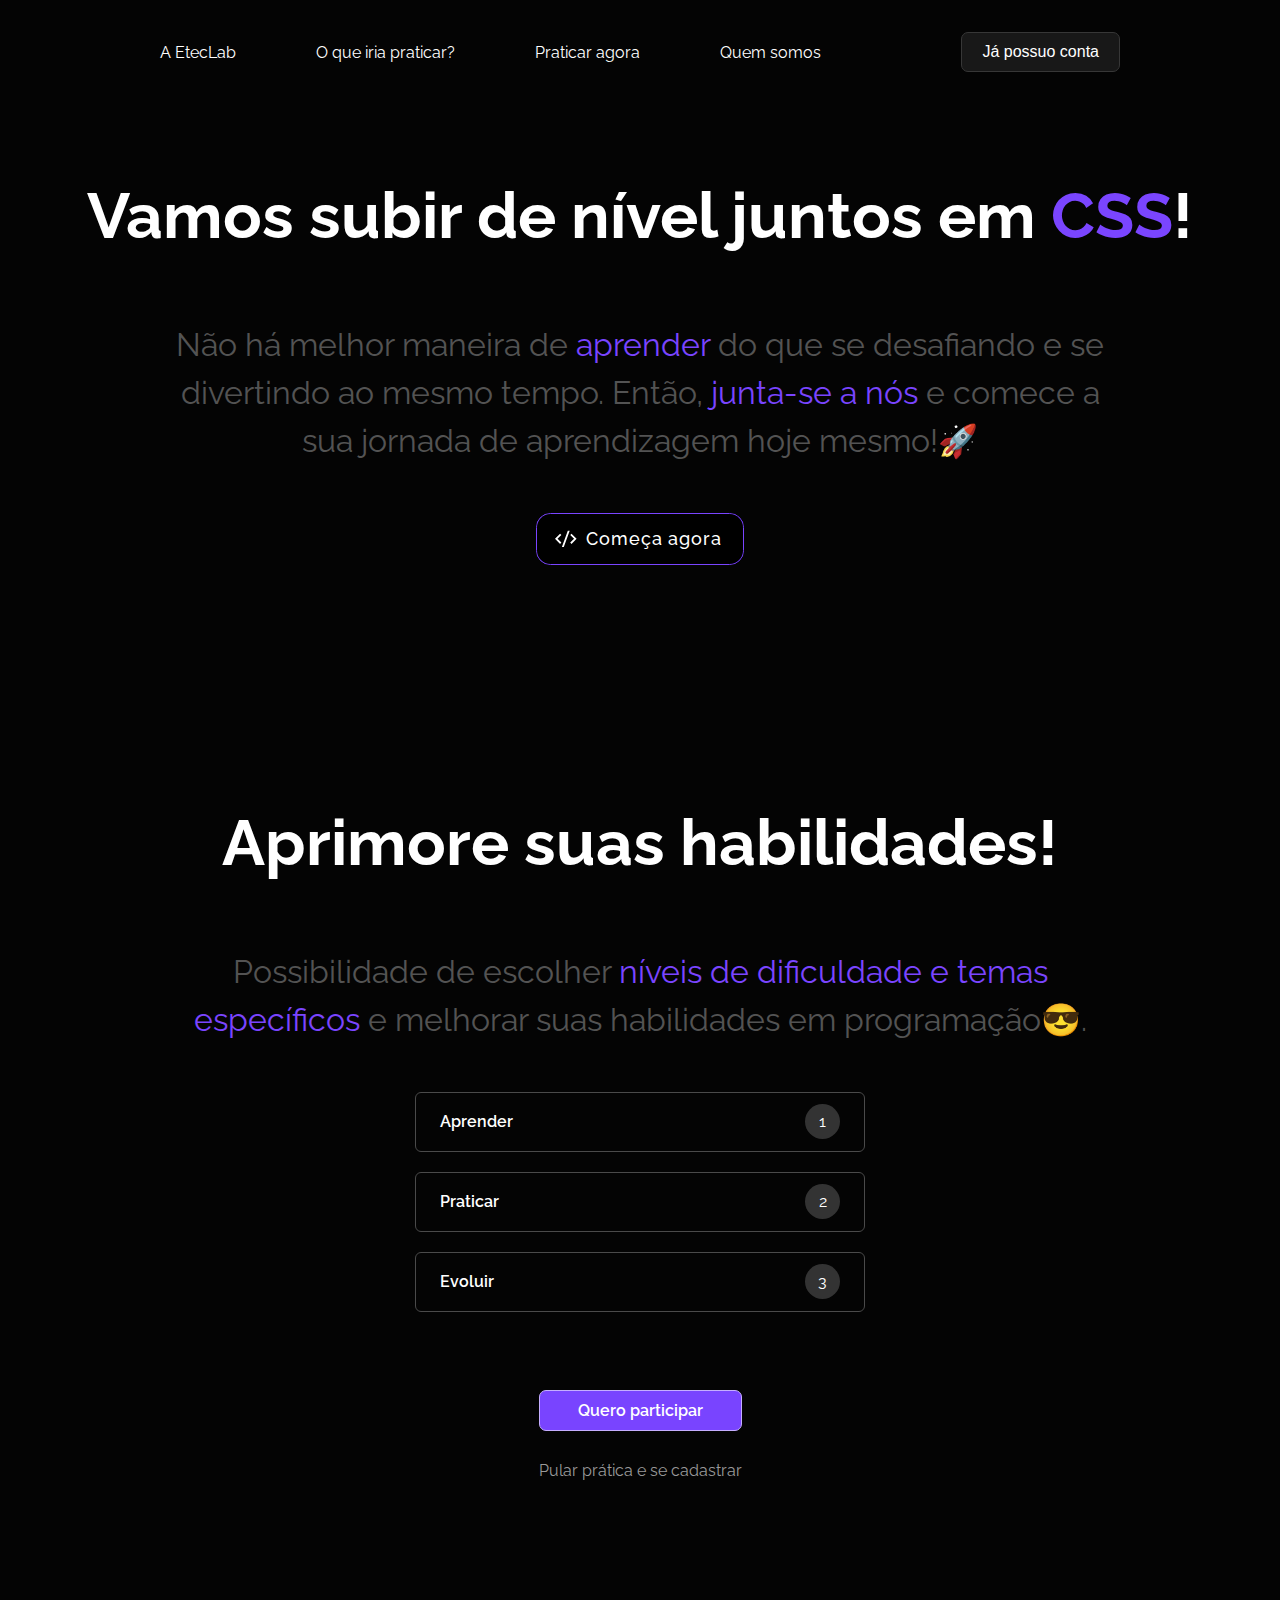
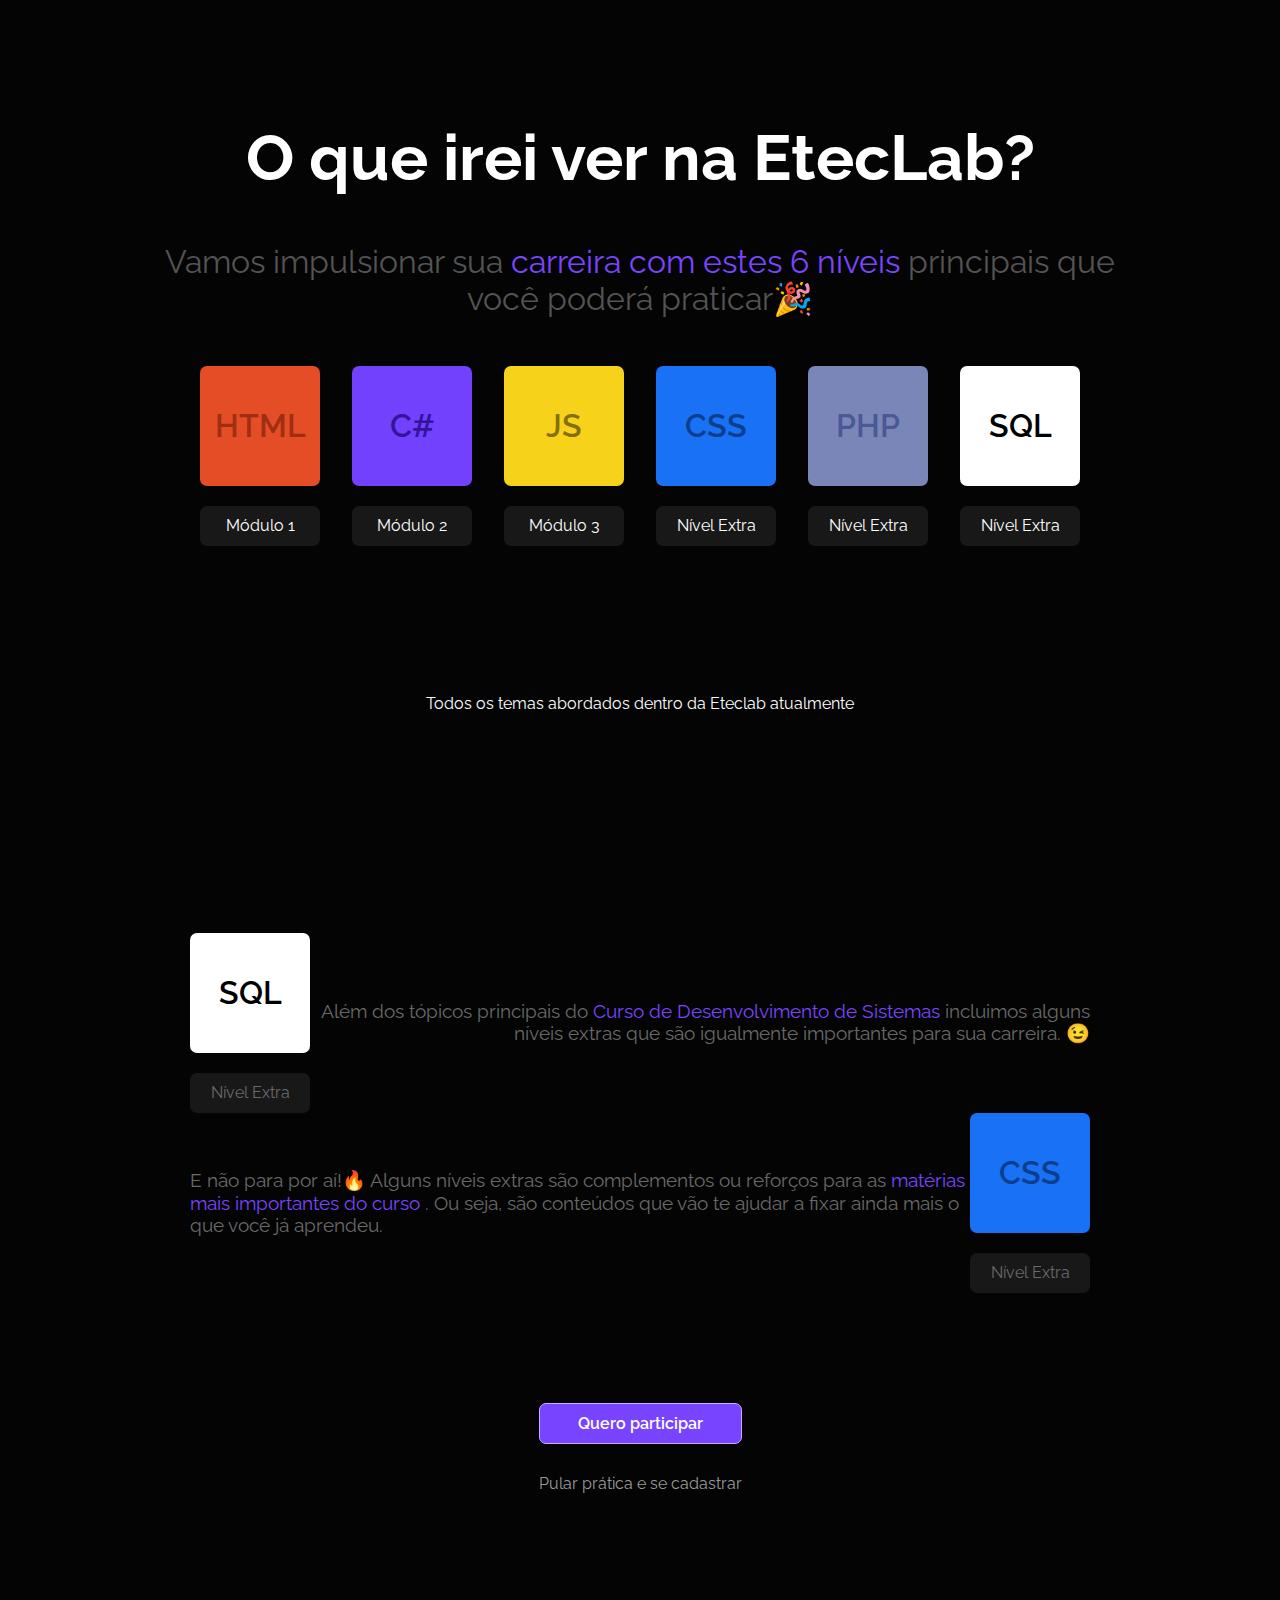
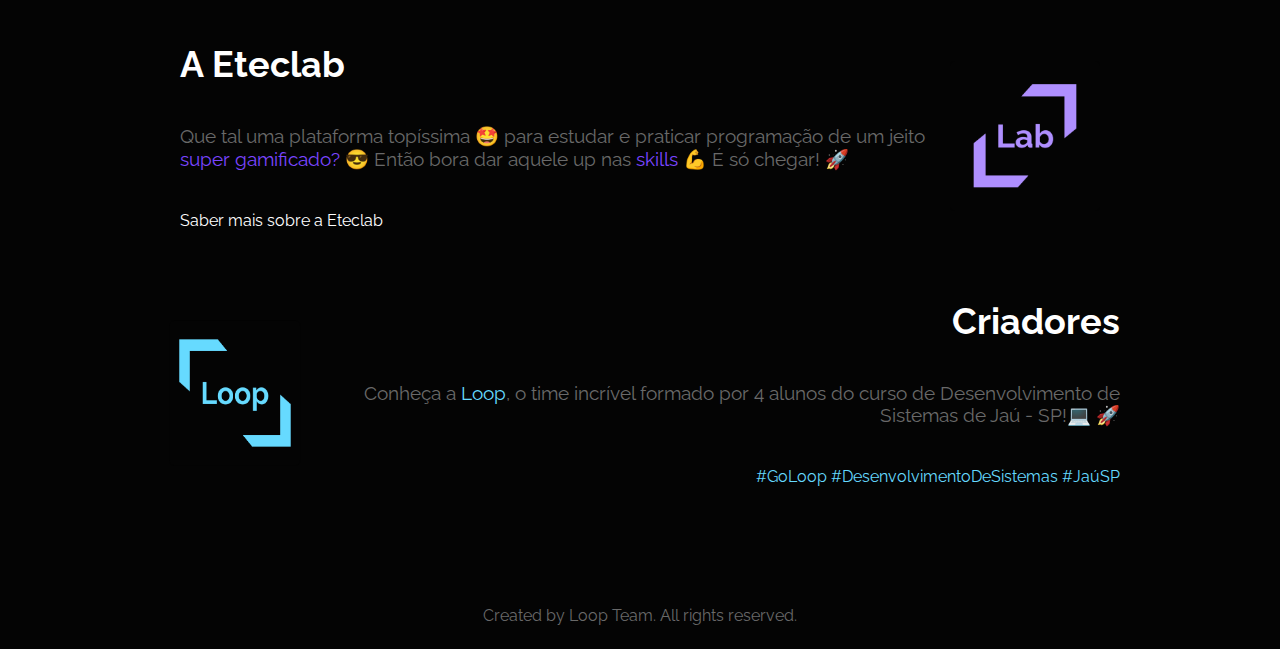
<file: index.html>
<!DOCTYPE html>
<html lang="pt_BR">
  <head>
    <meta charset="UTF-8" />
    <meta http-equiv="X-UA-Compatible" content="IE=edge" />
    <meta name="viewport" content="width=device-width, initial-scale=1.0" />
    <link rel="stylesheet" href="style.css" />
    <link rel="stylesheet" href="tablet.css" />
    <link rel="stylesheet" href="mobile.css" />
    <link rel="stylesheet" href="./menu-responsivo/menu.css" />
    <title>Inicio EtecLab</title>
  </head>
  <body>
    <header>
      <nav>
        <div class="mobile-menu">
          <div class="line1"></div>
          <div class="line2"></div>
          <div class="line3"></div>
        </div>
        <ul class="nav-list">
          <a href="#eteclab"> <li>A EtecLab</li> </a>
          <a href="#que_praticar"> <li>O que iria praticar?</li> </a>
          <a href="#praticar"> <li>Praticar agora</li> </a>
          <a href="#quem_somos"> <li>Quem somos</li> </a>
          <a href="src/Autenticacao/login.html">
            <li>
              <button class="btn-nav-abrir-conta btn-close">
                Já possuo conta
              </button>
            </li>
          </a>
        </ul>
      </nav>
      <a href="src/Autenticacao/login.html">
        <button class="btn-nav-abrir-conta">Já possuo conta</button>
      </a>
    </header>
    <main>
      <!-- Primeira parte -->
      <section id="eteclab">
        <h1 class="section-h1">
          Vamos subir de nível juntos em <span>CSS</span>!
        </h1>
        <p class="section-p">
          Não há melhor maneira de <span>aprender</span> do que se desafiando e
          se divertindo ao mesmo tempo. Então, <span>junta-se a nós</span> e
          comece a sua jornada de aprendizagem hoje mesmo!🚀
        </p>

        <button class="cssbuttons-io c-button__primary">
          <a href="src/Tutorial/inicio.html">
            <span>
              <svg xmlns="http://www.w3.org/2000/svg" viewBox="0 0 24 24">
                <path fill="none" d="M0 0h24v24H0z"></path>
                <path
                  fill="currentColor"
                  d="M24 12l-5.657 5.657-1.414-1.414L21.172 12l-4.243-4.243 1.414-1.414L24 12zM2.828 12l4.243 4.243-1.414 1.414L0 12l5.657-5.657L7.07 7.757 2.828 12zm6.96 9H7.66l6.552-18h2.128L9.788 21z"
                ></path>
              </svg>
              Começa agora
            </span></a
          >
        </button>
      </section>
      <!-- Segunda parte -->
      <section id="que_praticar">
        <h1 class="section-h1">Aprimore suas habilidades!</h1>
        <p class="section-p">
          Possibilidade de escolher
          <span> níveis de dificuldade e temas específicos </span> e melhorar
          suas habilidades em programação😎.
        </p>

        <div class="btn-curso">
          <div class="c-btn__anim btnAprenderAnim">
            <div class="btn__anim">Aprender</div>
            <span>1</span>
          </div>
          <div class="c-btn__anim btnPraticarAnim">
            <div class="btn__anim">Praticar</div>
            <span>2</span>
          </div>
          <div class="c-btn__anim btnEvoluirAnim">
            <div class="btn__anim">Evoluir</div>
            <span>3</span>
          </div>
        </div>

        <div class="c-links">
          <a class="part c-links__primary" href="src/Tutorial/inicio.html">
            Quero participar
          </a>
          <a href="src/Autenticacao/cadastro.html" class="c-links__sec">
            Pular prática e se cadastrar
          </a>
        </div>
      </section>

      <!-- Terceira parte -->
      <section id="praticar">
        <h1 class="section-h1">O que irei ver na EtecLab?</h1>
        <p class="text-first section-p">
          Vamos impulsionar sua
          <span>carreira com estes 6 níveis</span>
          principais que você poderá praticar🎉
        </p>

        <div class="box-main">
          <div class="topicos-lang">
            <div class="html">HTML</div>
            <div class="topicos-title">Módulo 1</div>
          </div>

          <div class="topicos-lang">
            <div class="c">C#</div>
            <div class="topicos-title">Módulo 2</div>
          </div>

          <div class="topicos-lang">
            <div class="js">JS</div>
            <div class="topicos-title">Módulo 3</div>
          </div>

          <div class="topicos-lang">
            <div class="css">CSS</div>
            <div class="topicos-title">Nível Extra</div>
          </div>

          <div class="topicos-lang">
            <div class="php">PHP</div>
            <div class="topicos-title">Nível Extra</div>
          </div>
          <div class="topicos-lang">
            <div class="sql">
              <p>SQL</p>
            </div>
            <div class="topicos-title">Nível Extra</div>
          </div>
        </div>
        <p class="section-temas-abordados">
          Todos os temas abordados dentro da Eteclab atualmente
        </p>
      </section>

      <div class="topicos">
        <div class="topicos-c">
          <div class="topicos-lang">
            <div class="sql">
              <p>SQL</p>
            </div>
            <div class="topicos-title">Nível Extra</div>
          </div>
          <p class="topicos-p">
            Além dos tópicos principais do
            <span> Curso de Desenvolvimento de Sistemas </span>
            incluimos alguns níveis extras que são igualmente importantes para
            sua carreira. 😉
          </p>
        </div>

        <div class="topicos-c topicos-c__box">
          <p class="topicos-p">
            E não para por aí!🔥 Alguns níveis extras são complementos ou
            reforços para as
            <span> matérias mais importantes do curso </span>. Ou seja, são
            conteúdos que vão te ajudar a fixar ainda mais o que você já
            aprendeu.
          </p>
          <div class="topicos-lang">
            <div class="css">
              <p>CSS</p>
            </div>
            <div class="topicos-title">Nível Extra</div>
          </div>
        </div>
      </div>

      <div class="c-links">
        <a href="src/Tutorial/inicio.html" class="c-links__primary">
          Quero participar
        </a>
        <a href="src/Autenticacao/cadastro.html" class="c-links__sec"
          >Pular prática e se cadastrar</a
        >
      </div>

      <!-- Quarta parte -->
      <section class="topicos" id="quem_somos">
        <div class="container">
          <div class="wrapper">
            <h3 class="social-title">A Eteclab</h3>
            <p class="c-topicos__p c-topicos__w">
              Que tal uma plataforma topíssima 🤩 para estudar e praticar
              programação de um jeito <span>super gamificado?</span> 😎 Então
              bora dar aquele up nas <span>skills</span> 💪 É só chegar! 🚀
            </p>
            <a href=""> Saber mais sobre a Eteclab</a>
          </div>
          <img src="./src/assets/logos/eteclab.png" alt="" />
        </div>

        <div class="segundo">
          <div class="box1 wrapper">
            <h3 class="social-title">Criadores</h3>
            <p class="c-topicos__p">
              Conheça a <span class="paragraph-loop"> Loop</span>, o time
              incrível formado por 4 alunos do curso de Desenvolvimento de
              Sistemas de Jaú - SP!💻 🚀
            </p>
            <a href=""
              ><span class="paragraph-loop"
                >#GoLoop #DesenvolvimentoDeSistemas #JaúSP</span
              >
            </a>
          </div>
          <img src="./src/assets/logos/loop.png" alt="" />
        </div>
      </section>
    </main>
    <footer>Created by Loop Team. All rights reserved.</footer>

    <script src="./menu-responsivo/main.js"></script>
  </body>
</html>
</file>
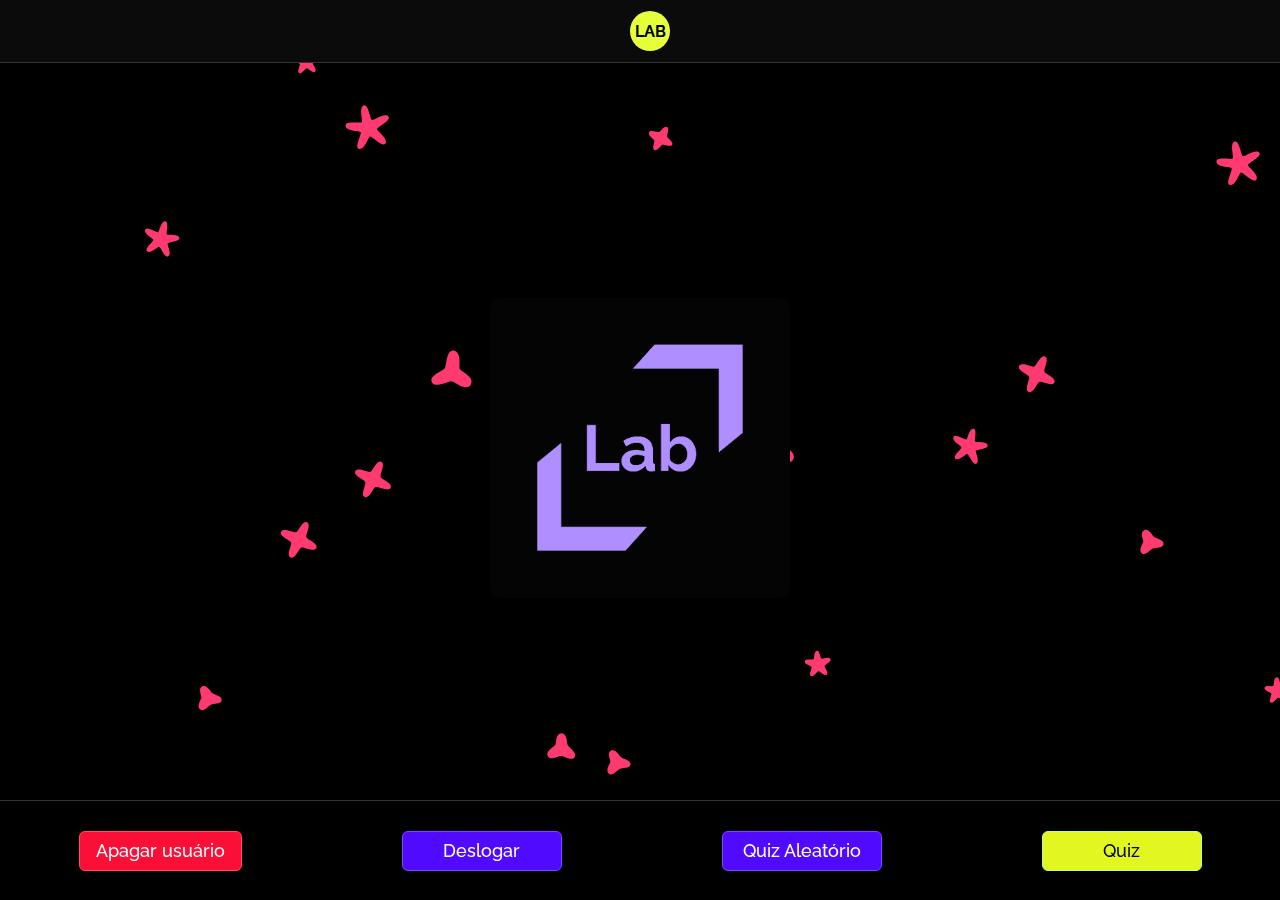
<file: src/Dashboard/index.html>
<!DOCTYPE html>
<html lang="pt-BR">
  <head>
    <meta charset="UTF-8" />
    <meta http-equiv="X-UA-Compatible" content="IE=edge" />
    <meta name="viewport" content="width=device-width, initial-scale=1.0" />
    <title>Dashboard</title>
    <script type="module" src="dashboard.js" defer></script>
    <link rel="stylesheet" href="style.css" />
  </head>
  <body>
    <span class="loader"></span>
    <main>
      <header class="animate-fade-in-basic">
        <div class="nav-user">
          <h3 class="nav-user-name"></h3>
          <div class="nav-user-icon">LAB</div>
          <div class="dropdown-content hidden-dropdown">
            <a href="#">
              <div>
                <svg
                  xmlns="http://www.w3.org/2000/svg"
                  fill="none"
                  viewBox="0 0 24 24"
                  stroke="currentColor"
                  role="img"
                >
                  <g id="user-circle">
                    <path
                      id="Icon"
                      stroke-linecap="round"
                      stroke-linejoin="round"
                      stroke-width="2"
                      d="M5.3163 19.4384C5.92462 18.0052 7.34492 17 9 17H15C16.6551 17 18.0754 18.0052 18.6837 19.4384M16 9.5C16 11.7091 14.2091 13.5 12 13.5C9.79086 13.5 8 11.7091 8 9.5C8 7.29086 9.79086 5.5 12 5.5C14.2091 5.5 16 7.29086 16 9.5ZM22 12C22 17.5228 17.5228 22 12 22C6.47715 22 2 17.5228 2 12C2 6.47715 6.47715 2 12 2C17.5228 2 22 6.47715 22 12Z"
                    ></path>
                  </g>
                </svg>
              </div>
              <div>Perfil</div>
            </a>
            <a href="../Dashboard/index.html">
              <div>
                <svg
                  xmlns="http://www.w3.org/2000/svg"
                  fill="none"
                  viewBox="0 0 24 24"
                  stroke="currentColor"
                  role="img"
                >
                  <g id="home-02">
                    <path
                      id="Icon"
                      stroke-linecap="round"
                      stroke-linejoin="round"
                      stroke-width="2"
                      d="M9 21V13.6C9 13.0399 9 12.7599 9.10899 12.546C9.20487 12.3578 9.35785 12.2049 9.54601 12.109C9.75992 12 10.0399 12 10.6 12H13.4C13.9601 12 14.2401 12 14.454 12.109C14.6422 12.2049 14.7951 12.3578 14.891 12.546C15 12.7599 15 13.0399 15 13.6V21M11.0177 2.764L4.23539 8.03912C3.78202 8.39175 3.55534 8.56806 3.39203 8.78886C3.24737 8.98444 3.1396 9.20478 3.07403 9.43905C3 9.70352 3 9.9907 3 10.5651V17.8C3 18.9201 3 19.4801 3.21799 19.908C3.40973 20.2843 3.71569 20.5903 4.09202 20.782C4.51984 21 5.07989 21 6.2 21H17.8C18.9201 21 19.4802 21 19.908 20.782C20.2843 20.5903 20.5903 20.2843 20.782 19.908C21 19.4801 21 18.9201 21 17.8V10.5651C21 9.9907 21 9.70352 20.926 9.43905C20.8604 9.20478 20.7526 8.98444 20.608 8.78886C20.4447 8.56806 20.218 8.39175 19.7646 8.03913L12.9823 2.764C12.631 2.49075 12.4553 2.35412 12.2613 2.3016C12.0902 2.25526 11.9098 2.25526 11.7387 2.3016C11.5447 2.35412 11.369 2.49075 11.0177 2.764Z"
                    ></path>
                  </g>
                </svg>
              </div>
              <div>Dashboard</div>
            </a>
            <a href="../Autenticacao/login.html">
              <div>
                <svg
                  xmlns="http://www.w3.org/2000/svg"
                  fill="none"
                  viewBox="0 0 24 24"
                  stroke="currentColor"
                  role="img"
                >
                  <g id="log-out-03">
                    <path
                      id="Icon"
                      stroke-linecap="round"
                      stroke-linejoin="round"
                      stroke-width="2"
                      d="M16 16.9999L21 11.9999M21 11.9999L16 6.99994M21 11.9999H9M12 16.9999C12 17.2955 12 17.4433 11.989 17.5713C11.8748 18.9019 10.8949 19.9968 9.58503 20.2572C9.45903 20.2823 9.31202 20.2986 9.01835 20.3312L7.99694 20.4447C6.46248 20.6152 5.69521 20.7005 5.08566 20.5054C4.27293 20.2453 3.60942 19.6515 3.26118 18.8724C3 18.2881 3 17.5162 3 15.9722V8.02764C3 6.4837 3 5.71174 3.26118 5.12746C3.60942 4.34842 4.27293 3.75454 5.08566 3.49447C5.69521 3.29941 6.46246 3.38466 7.99694 3.55516L9.01835 3.66865C9.31212 3.70129 9.45901 3.71761 9.58503 3.74267C10.8949 4.0031 11.8748 5.09798 11.989 6.42855C12 6.55657 12 6.70436 12 6.99994"
                    ></path>
                  </g>
                </svg>
              </div>
              <div>Sair</div>
            </a>
          </div>
        </div>
      </header>
      <div class="container">
        <img src="../assets/logos/eteclab.png" alt="Logo" />
      </div>

      <footer class="animate-fade-in-basic">
        <button
          class="btn-remove-user btn-confirm btn-next-question-wrong-answer"
        >
          Apagar usuário
        </button>
        <a
          class="btn-confirm animate-fade-in-container-message"
          href="../Autenticacao/login.html"
        >
          Deslogar
        </a>
        <a class="btn-confirm start-quiz"> Quiz Aleatório </a>
        <a class="btn-next-question"> Quiz </a>
      </footer>
    </main>
  </body>
</html>
</file>
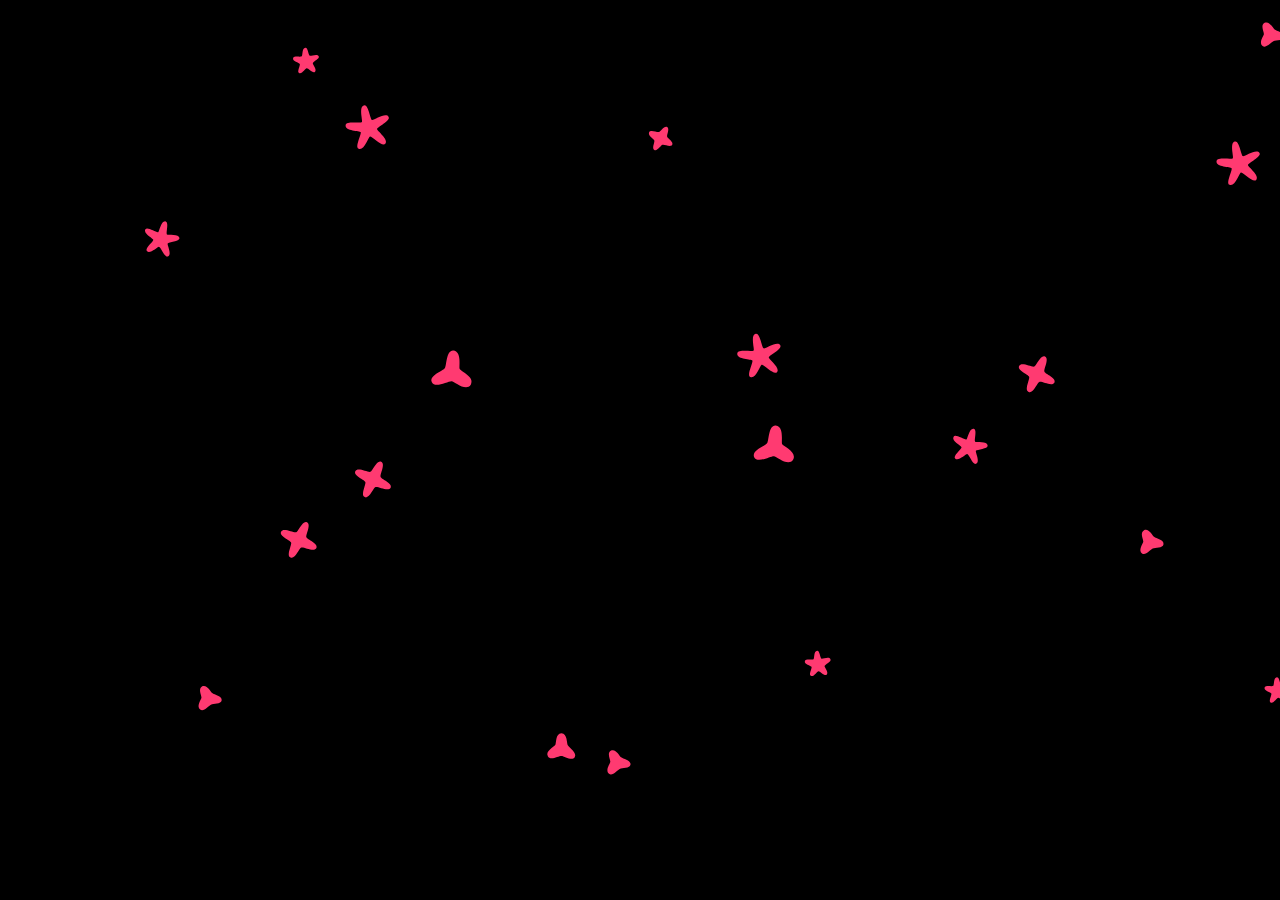
<file: src/Quiz/index.html>
<!DOCTYPE html>
<html lang="en">
  <head>
    <meta charset="UTF-8" />
    <meta http-equiv="X-UA-Compatible" content="IE=edge" />
    <meta name="viewport" content="width=device-width, initial-scale=1.0" />
    <title>Quiz</title>
    <script type="module" src="main.js" defer></script>
    <link rel="stylesheet" href="./style.css" />
    <link rel="stylesheet" href="../../loader.css" />
  </head>
  <body>
    <span class="loader"></span>
    <main>
      <header class="animate-fade-in-basic">
        <div class="nav-user">
          <h3 class="nav-user-name">lab</h3>
          <div class="nav-user-icon">LAB</div>
          <div class="dropdown-content hidden-dropdown">
            <a>
              <div>
                <svg
                  xmlns="http://www.w3.org/2000/svg"
                  fill="none"
                  viewBox="0 0 24 24"
                  stroke="currentColor"
                  role="img"
                >
                  <g id="user-circle">
                    <path
                      id="Icon"
                      stroke-linecap="round"
                      stroke-linejoin="round"
                      stroke-width="2"
                      d="M5.3163 19.4384C5.92462 18.0052 7.34492 17 9 17H15C16.6551 17 18.0754 18.0052 18.6837 19.4384M16 9.5C16 11.7091 14.2091 13.5 12 13.5C9.79086 13.5 8 11.7091 8 9.5C8 7.29086 9.79086 5.5 12 5.5C14.2091 5.5 16 7.29086 16 9.5ZM22 12C22 17.5228 17.5228 22 12 22C6.47715 22 2 17.5228 2 12C2 6.47715 6.47715 2 12 2C17.5228 2 22 6.47715 22 12Z"
                    ></path>
                  </g>
                </svg>
              </div>
              <div>Perfil</div>
            </a>
            <a href="../Dashboard/index.html">
              <div>
                <svg
                  xmlns="http://www.w3.org/2000/svg"
                  fill="none"
                  viewBox="0 0 24 24"
                  stroke="currentColor"
                  role="img"
                >
                  <g id="home-02">
                    <path
                      id="Icon"
                      stroke-linecap="round"
                      stroke-linejoin="round"
                      stroke-width="2"
                      d="M9 21V13.6C9 13.0399 9 12.7599 9.10899 12.546C9.20487 12.3578 9.35785 12.2049 9.54601 12.109C9.75992 12 10.0399 12 10.6 12H13.4C13.9601 12 14.2401 12 14.454 12.109C14.6422 12.2049 14.7951 12.3578 14.891 12.546C15 12.7599 15 13.0399 15 13.6V21M11.0177 2.764L4.23539 8.03912C3.78202 8.39175 3.55534 8.56806 3.39203 8.78886C3.24737 8.98444 3.1396 9.20478 3.07403 9.43905C3 9.70352 3 9.9907 3 10.5651V17.8C3 18.9201 3 19.4801 3.21799 19.908C3.40973 20.2843 3.71569 20.5903 4.09202 20.782C4.51984 21 5.07989 21 6.2 21H17.8C18.9201 21 19.4802 21 19.908 20.782C20.2843 20.5903 20.5903 20.2843 20.782 19.908C21 19.4801 21 18.9201 21 17.8V10.5651C21 9.9907 21 9.70352 20.926 9.43905C20.8604 9.20478 20.7526 8.98444 20.608 8.78886C20.4447 8.56806 20.218 8.39175 19.7646 8.03913L12.9823 2.764C12.631 2.49075 12.4553 2.35412 12.2613 2.3016C12.0902 2.25526 11.9098 2.25526 11.7387 2.3016C11.5447 2.35412 11.369 2.49075 11.0177 2.764Z"
                    ></path>
                  </g>
                </svg>
              </div>
              <div>Dashboard</div>
            </a>
            <a href="../Autenticacao/login.html">
              <div>
                <svg
                  xmlns="http://www.w3.org/2000/svg"
                  fill="none"
                  viewBox="0 0 24 24"
                  stroke="currentColor"
                  role="img"
                >
                  <g id="log-out-03">
                    <path
                      id="Icon"
                      stroke-linecap="round"
                      stroke-linejoin="round"
                      stroke-width="2"
                      d="M16 16.9999L21 11.9999M21 11.9999L16 6.99994M21 11.9999H9M12 16.9999C12 17.2955 12 17.4433 11.989 17.5713C11.8748 18.9019 10.8949 19.9968 9.58503 20.2572C9.45903 20.2823 9.31202 20.2986 9.01835 20.3312L7.99694 20.4447C6.46248 20.6152 5.69521 20.7005 5.08566 20.5054C4.27293 20.2453 3.60942 19.6515 3.26118 18.8724C3 18.2881 3 17.5162 3 15.9722V8.02764C3 6.4837 3 5.71174 3.26118 5.12746C3.60942 4.34842 4.27293 3.75454 5.08566 3.49447C5.69521 3.29941 6.46246 3.38466 7.99694 3.55516L9.01835 3.66865C9.31212 3.70129 9.45901 3.71761 9.58503 3.74267C10.8949 4.0031 11.8748 5.09798 11.989 6.42855C12 6.55657 12 6.70436 12 6.99994"
                    ></path>
                  </g>
                </svg>
              </div>
              <div>Sair</div>
            </a>
          </div>
        </div>
      </header>
      <div class="container">
        <section class="question-header animate-fade-in-bottom"></section>
        <section class="question-container animate-slide-in-top"></section>
        <section class="question-alternative-container"></section>
      </div>

      <footer class="animate-fade-in-basic">
        <div class="container-message container-message-hidden"></div>
        <button class="btn-confirm animate-fade-in-container-message">
          Confirmar
        </button>
        <button class="btn-next-question hidden-btn">Continuar</button>
      </footer>
    </main>
  </body>
</html>
</file>
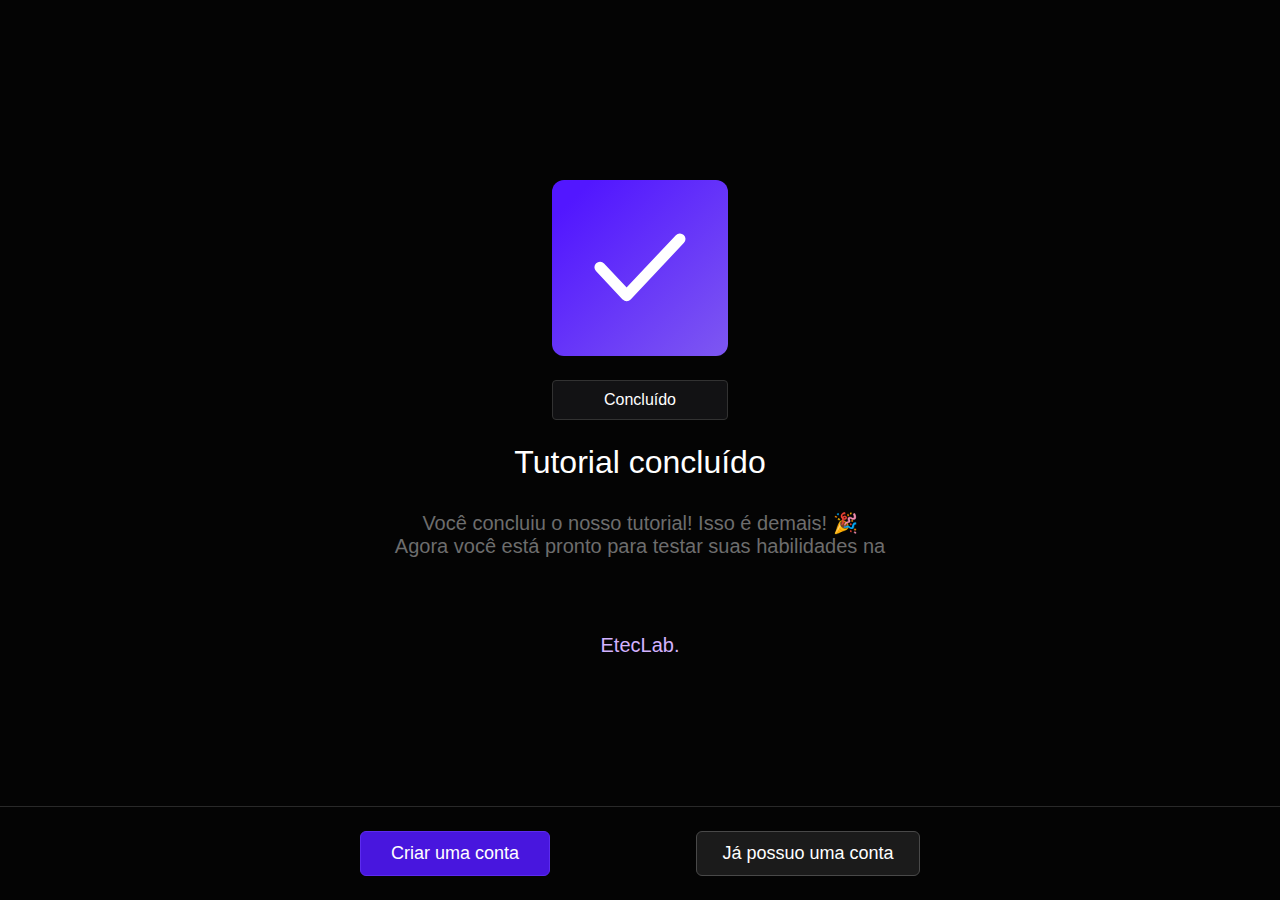
<file: src/Tutorial/concluido.html>
<!DOCTYPE html>
<html lang="en">
  <head>
    <meta charset="UTF-8" />
    <meta http-equiv="X-UA-Compatible" content="IE=edge" />
    <meta name="viewport" content="width=device-width, initial-scale=1.0" />
    <link rel="stylesheet" href="style.css" />
    <link rel="stylesheet" href="mobileConcluido.css" />
    <title>Tutorial</title>
  </head>
  <body>
    <main>
      <div class="tutorial-logo rotate-center bounce-in-top">
        <svg
          width="92"
          height="69"
          viewBox="0 0 92 69"
          fill="none"
          xmlns="http://www.w3.org/2000/svg"
        >
          <path
            d="M85.9212 6L32.6101 62.5661L6 34.2831"
            stroke="white"
            stroke-width="11.1429"
            stroke-linecap="round"
            stroke-linejoin="round"
          />
        </svg>
      </div>
      <p class="concluido">Concluído</p>
      <h2>Tutorial concluído</h2>
      <p class="descricao desc2">
        Você concluiu o nosso tutorial! Isso é demais! 🎉<br />
        Agora você está pronto para testar suas habilidades na
        <span class="seu-nome"> EtecLab.</span>
      </p>
    </main>
    <footer>
      <div class="footer-btn btn-concluido">
        <button class="btn-criar btn-size">Criar uma conta</button>
        <button class="btn-possui btn-size">Já possuo uma conta</button>
      </div>
    </footer>
  </body>
</html>
</file>
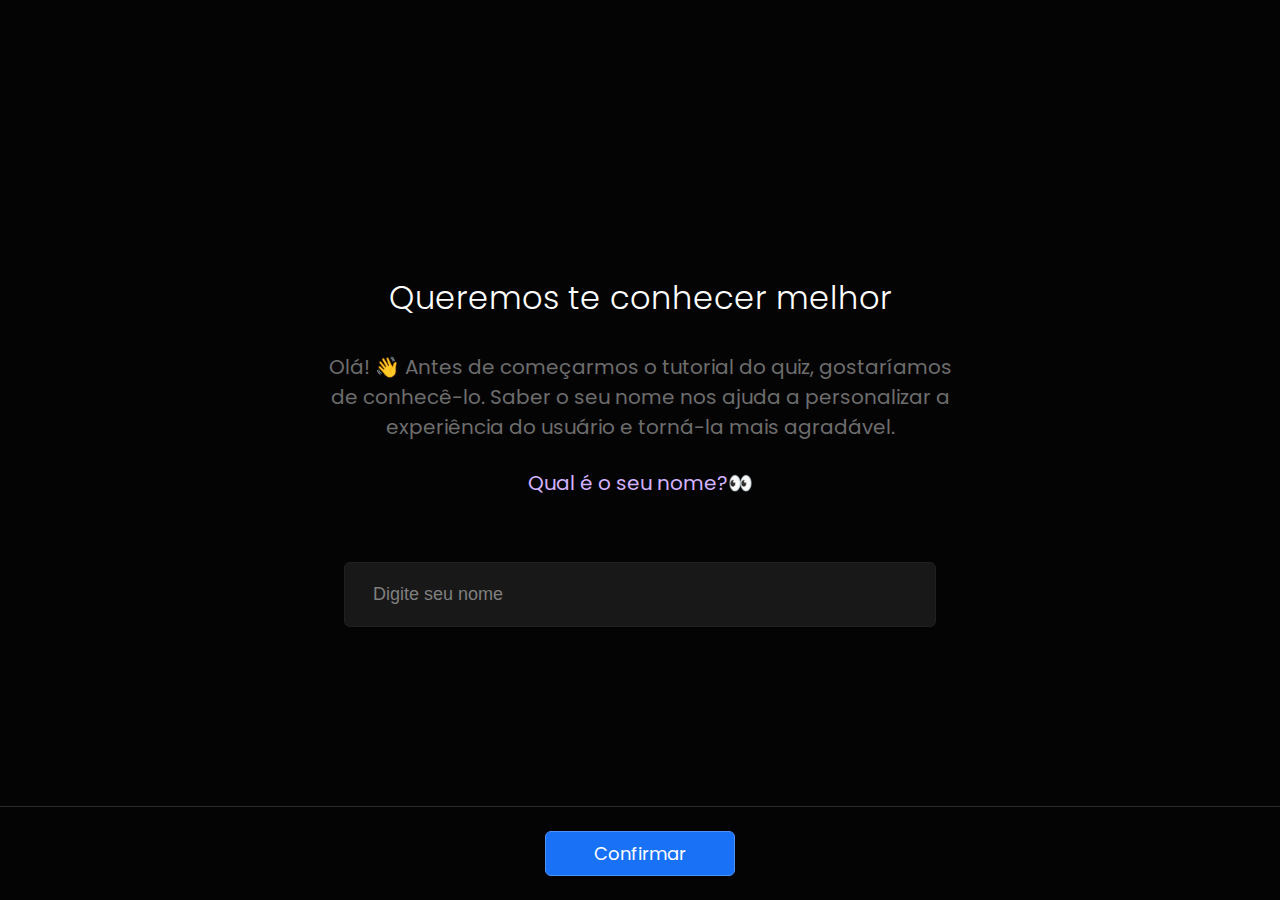
<file: src/Tutorial/inicio.html>
<!DOCTYPE html>
<html lang="PT-br">
  <head>
    <meta charset="UTF-8" />
    <meta http-equiv="X-UA-Compatible" content="IE=edge" />
    <meta name="viewport" content="width=device-width, initial-scale=1.0" />
    <link rel="preconnect" href="https://fonts.googleapis.com" />
    <link rel="preconnect" href="https://fonts.gstatic.com" crossorigin />
    <link
      href="https://fonts.googleapis.com/css2?family=Poppins:wght@300;400;600&display=swap"
      rel="stylesheet"
    />
    <link rel="stylesheet" href="style.css" />
    <link rel="stylesheet" href="mobileInicio.css" />
    <title>Inicio</title>
  </head>
  <body>
    <main>
      <h2>Queremos te conhecer melhor</h2>
      <p class="descricao desc1">
        Olá! 👋 Antes de começarmos o tutorial do quiz, gostaríamos de
        conhecê-lo. Saber o seu nome nos ajuda a personalizar a experiência do
        usuário e torná-la mais agradável.
        <span class="seu-nome">Qual é o seu nome?👀 </span>
      </p>
      <input type="text" placeholder="Digite seu nome" />

      <footer>
        <a href="niveis.html" class="btn-confirmar">Confirmar</a>
      </footer>
    </main>
  </body>
</html>
</file>
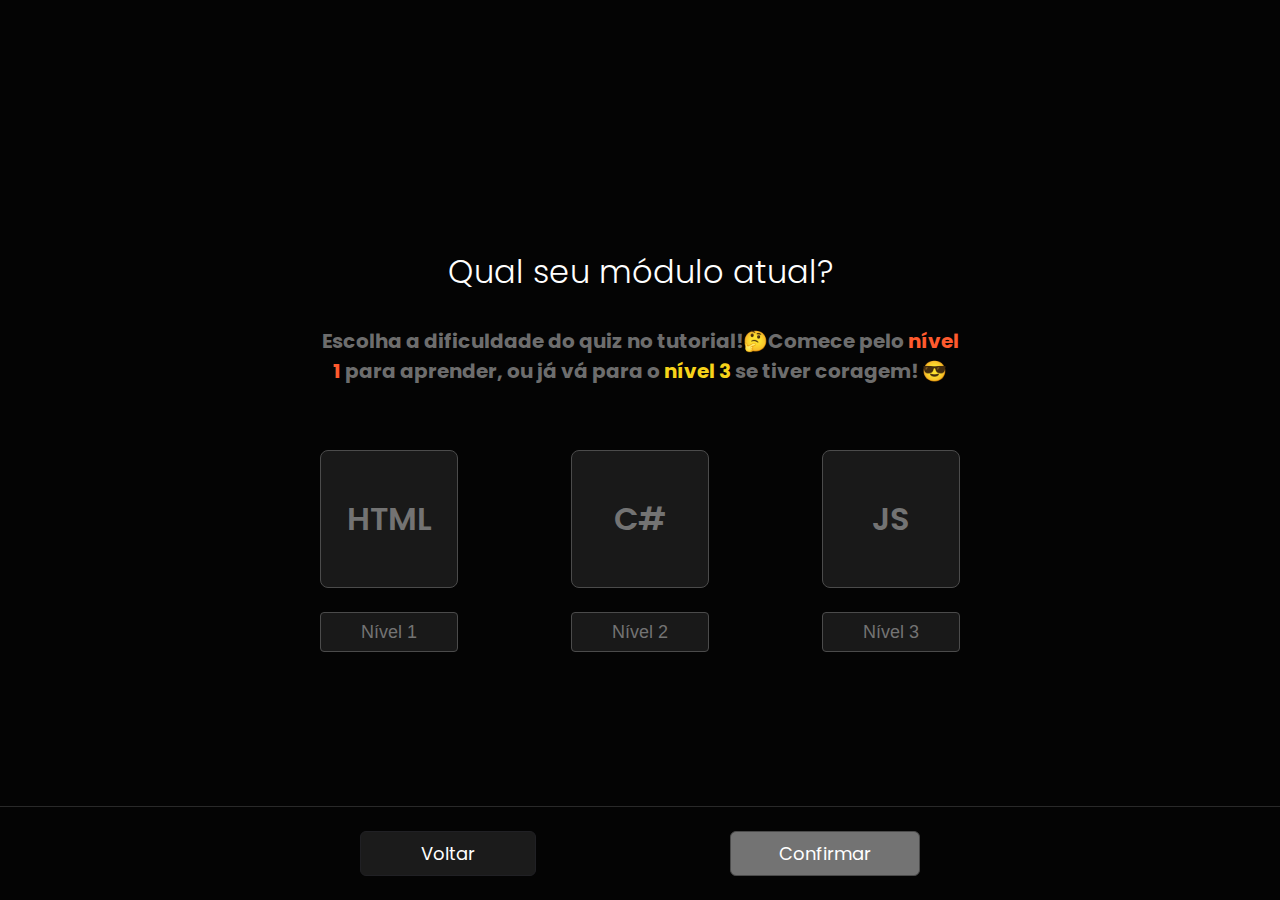
<file: src/Tutorial/niveis.html>
<!DOCTYPE html>
<html lang="PT-br">
  <head>
    <meta charset="UTF-8" />
    <meta http-equiv="X-UA-Compatible" content="IE=edge" />
    <meta name="viewport" content="width=device-width, initial-scale=1.0" />
    <title>Eteclab</title>
    <link rel="stylesheet" href="style.css" />
    <link rel="stylesheet" href="mobileNiveis.css" />
    <link rel="preconnect" href="https://fonts.googleapis.com" />
    <link rel="preconnect" href="https://fonts.gstatic.com" crossorigin />
    <link
      href="https://fonts.googleapis.com/css2?family=Poppins:wght@300;400;600&display=swap"
      rel="stylesheet"
    />
    <script src="./script.js" defer></script>
  </head>
  <body>
    <main>
      <h2>Qual seu módulo atual?</h2>
      <h1>
        Escolha a dificuldade do quiz no tutorial!🤔Comece pelo
        <span class="nvl1">nível 1</span> para aprender, ou já vá para o
        <span class="nvl3">nível 3 </span> se tiver coragem! 😎
      </h1>
      <div class="c-modulos">
        <div class="box-modulos">
          <div class="box-gray html">HTML</div>
          <button class="btn-gray btn-html inactive">
            <p class="modulo">Nível 1</p>
          </button>
        </div>

        <div class="box-modulos">
          <div class="box-gray csharp">C#</div>
          <button class="btn-gray btn-csharp inactive">
            <p class="modulo">Nível 2</p>
          </button>
        </div>

        <div class="box-modulos">
          <div class="box-gray js">JS</div>
          <button class="btn-gray btn-js inactive">
            <p class="modulo">Nível 3</p>
          </button>
        </div>
      </div>
    </main>
    <footer>
      <div class="footer-btn">
        <a href="./inicio.html" class="btn-voltar">Voltar</a>
        <a href="../Quiz/index.html" class="btn-confirmar btn-inactive"
          >Confirmar</a
        >
      </div>
    </footer>
  </body>
</html>
</file>
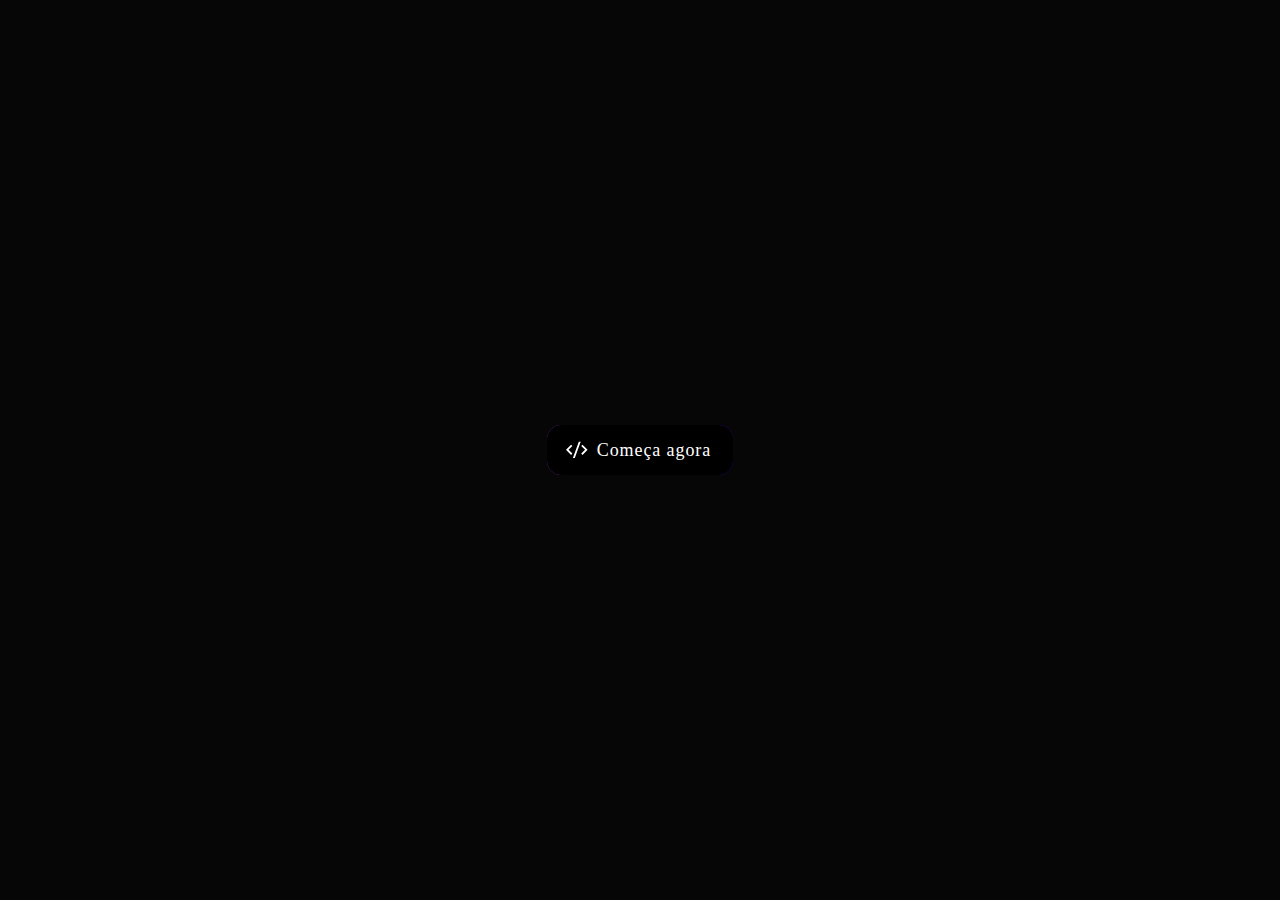
<file: src/Tutorial/quiz.html>
<!DOCTYPE html>
<html lang="en">
<head>
    <meta charset="UTF-8">
    <meta http-equiv="X-UA-Compatible" content="IE=edge">
    <meta name="viewport" content="width=device-width, initial-scale=1.0">
    <title>Document</title>
</head>
<body>
    <button class="cssbuttons-io c-button__primary"><a href="../Tutorial/concluido.html">
        <span>
          <svg xmlns="http://www.w3.org/2000/svg" viewBox="0 0 24 24">
            <path fill="none" d="M0 0h24v24H0z"></path>
            <path
              fill="currentColor"
              d="M24 12l-5.657 5.657-1.414-1.414L21.172 12l-4.243-4.243 1.414-1.414L24 12zM2.828 12l4.243 4.243-1.414 1.414L0 12l5.657-5.657L7.07 7.757 2.828 12zm6.96 9H7.66l6.552-18h2.128L9.788 21z"
            ></path>
          </svg>
          Começa agora
        </span></a>
      </button>

      <style>
        *{
            padding: 0;
            margin: 0;
            box-shadow: 0;
            text-decoration: none;
        }
        body{
            background-color: #070606;
            width: 100vw;
            height: 100vh;

            display: flex;
            justify-content: center;
            align-items: center;

        }

        a{
            color: white;
        }

        .cssbuttons-io {
          position: relative;
          font-family: inherit;
          font-weight: 500;
          font-size: 18px;
          letter-spacing: 0.05em;
          border-radius: 0.8em;
          border: 1px solid var(--bg-purple-normal);
          background: linear-gradient(to right, #8e2de2, #4a00e0);
          color: rgb(255, 255, 255);
          overflow: hidden;
          cursor: pointer;
        }
        
        .cssbuttons-io svg {
        width: 1.2em;
        height: 1.2em;
        margin-right: 0.5em;
        }
        
        .cssbuttons-io span {
        position: relative;
        z-index: 10;
        transition: color 0.4s;
        display: inline-flex;
        align-items: center;
        padding: 0.8em 1.2em 0.8em 1.05em;
        }
        
        .cssbuttons-io::before,
        .cssbuttons-io::after {
        position: absolute;
        top: 0;
        left: 0;
        width: 100%;
        height: 100%;
        z-index: 0;
        }
        
        .cssbuttons-io::before {
        content: "";
        background: #000;
        width: 120%;
        left: -10%;
        transform: skew(30deg);
        transition: transform 0.6s cubic-bezier(0.3, 1, 0.8, 1);
        }
        
        .cssbuttons-io:hover::before {
        transform: translate3d(100%, 0, 0);
        }
        
        .cssbuttons-io:active {
        transform: scale(0.95);
        }</style>
</body>
</html>
</file>
<file: style.css>
@import url("https://fonts.googleapis.com/css2?family=Raleway:wght@400;500;700&family=Ubuntu+Mono:ital,wght@0,400;0,700;1,400&display=swap");

:root {
  --border-purple: #5410ff;

  --bg-purple-normal: #7944ff;
  --bg-purple-hover: #8353ff;
  --bg-purple-clicked: #7944ff;
  --bg-black-normal: #181818;
  --bg-black-hover: #242424;
  --bg-black-clicked: #121212;
  --font-family: "Raleway", monospace;

  --icon-purple: #5410ff;
  --icon-black: #333333;

  --black: #040404;

  --fontSize-2xl: 4rem;
  --fontSize-xl: 3rem;
  --fontSize-lg: 2rem;
  --fontSize-md: 1.5rem;
  --fontSize-sm: 1rem;
}

html {
  scroll-behavior: smooth;
}

* {
  margin: 0;
  padding: 0;
  text-decoration: none;
  box-sizing: border-box;
  border: 0;
  list-style-type: none;
}

body {
  display: flex;
  align-items: center;
  flex-direction: column;
  background-color: #040404;
  font-family: var(--font-family);
  height: 100vh;
  color: rgb(105, 105, 105);
}

main {
  display: flex;
  flex-direction: column;
  align-items: center;
  gap: 80px;
}

header {
  background-color: #040404;
  display: flex;
  align-items: center;
  justify-content: space-between;
  margin-bottom: 4.6rem;
  padding: 2rem 10rem;
  width: 100%;
}
a {
  color: white;
}
nav > ul {
  display: flex;
  align-items: center;
  gap: 80px;
  justify-content: space-evenly;
}

.btn-nav-abrir-conta {
  font-size: 1rem;
  padding: 10px 20px;
  border-radius: 7px;
  border: 1px solid #373737;
  background-color: var(--bg-black-normal);
  transition: all 0.3s ease-in-out;
  color: white;
  font-weight: 500;
  cursor: pointer;
}

.btn-nav-abrir-conta:hover {
  border: 1px solid #8757ff;
  color: #ffffff;
  background: #5410ff;
}

/* .navbar-conta {
  display: flex;
  width: 50%;
  border: 1px solid red;
  justify-content: flex-end;
  align-items: center;
} */

/* Fim do nav */

#eteclab,
#que_praticar {
  display: flex;
  flex-direction: column;
  align-items: center;
  gap: 48px;
  margin-bottom: 160px;
}

#eteclab > h1,
#que_praticar > h1 {
  color: white;
  text-align: center;
  margin-bottom: 20px;
}
.section-h1{
  font-size: var(--fontSize-2xl);
}
#eteclab > p,
#que_praticar > p {
  color: #535353;
  font-weight: 400;
  line-height: 48px;
  text-align: center;
}

.section-p{
  width: 960px;
  font-size: 32px;
}

#eteclab > p > span {
  color: var(--bg-purple-normal);
}

#eteclab > a {
  padding: 10px 20px;
  background-color: var(--bg-purple-normal);
  border-radius: 7px;
  border: 1px solid var(--border-purple);
}

/* Segunda parte */

#que_praticar > p {
  text-align: center;
  display: block;
  color: #535353;
}

.btn-curso {
  display: flex;
  flex-direction: column;
  gap: 20px;
  width: 450px;
}

.btn__anim {
  display: flex;
  justify-content: center;
}

.c-btn__anim {
  display: flex;
  justify-content: space-between;
  align-items: center;
  height: 60px;
  padding: 24px;
  cursor: pointer;
  border-width: 1px;
  border-bottom: 1px;
  border-style: solid;
  border-color: #4a4a4a;
  background-color: #040404;
  border-radius: 6px;
  color: white;
  font-weight: 600;
  transition: all 0.3s ease-in-out;
  cursor: pointer;
}

.c-btn__anim span {
  color: #fff;
  background-color: #333333;
  font-weight: 400;
  display: flex;
  align-items: center;
  justify-content: center;
  height: 35px;
  border-radius: 50%;
  width: 35px;
}

.c-btn__anim:hover {
  background-color: var(--bg-purple-hover);
  transition: all 0.3s ease-in-out;
}

.btnAprenderAnim,
.btnPraticarAnim,
.btnEvoluirAnim {
  animation: anim-button1 3s infinite;
}

.btnAprenderAnim {
  animation-delay: 1s;
}

.btnPraticarAnim {
  animation-delay: 2s;
}

.btnEvoluirAnim {
  animation-delay: 3s;
}

@keyframes anim-button1 {
  15% {
    background-color: var(--bg-purple-hover);
    color: #ffffff;
  }
  45% {
    background-color: #040404;
  }
  60% {
    background-color: #040404;
  }
  100% {
    background-color: #040404;
  }
}

span {
  color: #7a45ff;
}

.c-links__primary {
  margin: 30px 0px;
  display: flex;
  flex-direction: column;
  align-items: center;
  font-weight: 400;
  padding: 10px 20px;
  background-color: var(--bg-purple-normal);
  border-radius: 7px;
  border: 1px solid #c5aeff;
  color: #ffffff;
  font-weight: 600;
  transition: all 0.3s ease-in-out;
}

.c-links__primary:hover {
  background-color: var(--bg-purple-hover);
}

.c-links__primary:active {
  background-color: var(--bg-purple-clicked);
}

.c-links__sec {
  color: rgb(153, 153, 153);
  transition: all 0.3s ease-in-out;
}

.c-links__sec:hover {
  color: var(--bg-purple-clicked);
}

#que_praticar > a {
  font-size: 12px;
  color: #535353;
  font-weight: 400;
}

/* Terceira parte */

#praticar {
  display: flex;
  flex-direction: column;
  justify-content: center;
  align-items: center;
  color: white;
  margin-bottom: 140px;
  gap: 48px;
}

#praticar > h3 {
  font-size: var(--fontSize-xl);
}

#praticar > .text-first {
  color: #535353;
  font-weight: 400;
  text-align: center;
}

.box-main {
  display: flex;
  flex-direction: row;
  flex-wrap: wrap;
  margin-bottom: 100px;
  font-weight: 700;
  gap: 2rem;
}

.html {
  background-color: #e44d26;
  color: #9f2f13;
}

.c {
  background-color: #7141fd;
  color: #35139a;
}

.js {
  background-color: #f6d31a;
  color: #806d0bf7;
}

.css {
  background-color: #1971f6;
  color: #0b3f8d;
}

.php {
  background-color: #7a86b8;
  color: #4a5896;
}

/* Quarta parte */

.topicos {
  display: flex;
  flex-direction: column;
}

.topicos-c {
  display: flex;
  flex-direction: row;
  justify-content: space-between;
  align-items: center;
}

.topicos-lang {
  display: flex;
  flex-direction: column;
  align-items: center;
  justify-content: center;
  border-radius: 8px;
}

.sql {
  background-color: white;
  color: black;
}

.topicos-lang > div {
  border-radius: 7px;
  height: 120px;
  width: 120px;
  display: flex;
  align-items: center;
  justify-content: center;
  font-size: 2rem;
  font-weight: 600;
}

.topicos-lang > .topicos-title {
  font-size: 16px;
  font-weight: 400;
  height: 40px;
  margin-top: 20px;
  background-color: var(--bg-black-normal);
}

.topicos-p {
  font-size: 1.2rem;
  width: 780px;
}

.topicos-p:nth-child(2) {
  text-align: end;
}

.c-links__sec {
  margin-bottom: 100px;
}

.container {
  display: flex;
  align-items: center;
  justify-content: space-between;
  margin: 3.125rem 0rem;
  padding: 20px;
  width: 960px;
}

.c-topicos__p {
  font-size: 1.2rem;
  margin: 2.5rem 0rem;
}

.segundo {
  display: flex;
  flex-direction: row-reverse;
  align-items: center;
  justify-content: space-between;
  width: 960px;
}

.box1 {
  text-align: end;
}

.paragraph-loop {
  color: #66daff;
}

.container img,
.segundo img {
  width: 150px;
  height: 150px;
}

.social-title {
  font-size: 36px;
  color: #fff;
}

/*  Animation  */

.cssbuttons-io {
  position: relative;
  font-family: inherit;
  font-weight: 500;
  font-size: 18px;
  letter-spacing: 0.05em;
  border-radius: 0.8em;
  border: 1px solid var(--bg-purple-normal);
  background: linear-gradient(to right, #7944ff, #5820e6);
  color: rgb(14, 14, 14);
  overflow: hidden;
  cursor: pointer;
}

.c-button__primary span {
  color: white;
}
.c-button__primary:hover span {
  color: #ffffff;
}
.cssbuttons-io svg {
  width: 1.2em;
  height: 1.2em;
  margin-right: 0.5em;
}

.cssbuttons-io span {
  position: relative;
  z-index: 10;
  transition: color 0.4s;
  display: inline-flex;
  align-items: center;
  padding: 0.8em 1.2em 0.8em 1.05em;
}

.cssbuttons-io::before,
.cssbuttons-io::after {
  position: absolute;
  top: 0;
  left: 0;
  width: 100%;
  height: 100%;
  z-index: 0;
}

.cssbuttons-io::before {
  content: "";
  background: #000;
  width: 120%;
  left: -10%;
  transform: skew(30deg);
  transition: transform 0.6s cubic-bezier(0.3, 1, 0.8, 1);
}

.cssbuttons-io:hover::before {
  transform: translate3d(100%, 0, 0);
}

.cssbuttons-io:active {
  transform: scale(0.95);
}

footer {
  margin-top: 96px;
  padding: 24px;
}
</file>
<file: tablet.css>
@media screen and (max-width: 768px){
  header {
    margin-bottom: 4rem;
    padding: 2rem 2rem;
    font-size: 13px;
    width: 100vw;
  }

  nav > ul {
    gap: 35px;
  }

  .btn-nav-abrir-conta {
    font-size: 0.9rem;
  }

  .section-h1 {
    font-size: var(--fontSize-xl);
    text-align: center;
  }

  .section-p{
  width: 680px;
  font-size: 24px;
}

.section-temas-abordados{
  text-align: center;
  padding: 24px;
}

  #eteclab {
    margin-bottom: 95px;
  }


  .btn-curso {
    width: 35rem;
  }

  .btn__anim {
    font-size: 1.5rem;
  }


  .box-main {
    width: 485px;
  }

  .topicos-c {
    width: 40rem;
  }

  .topicos-p {
    width: 25.5rem;
    font-size: 1rem;
  }

  svg {
    display: none;
  }

  .container {
    display: flex;
    flex-direction: column;
    align-items: center;
    width: 600px;
    gap: 24px;
  }

  .wrapper {
    display: flex;
    flex-direction: column;
    align-items: center;
    text-align: center;
    width: 600px;
    gap: 24px;
  }

  .segundo {
    display: flex;
    flex-direction: column;
    width: 600px;
    gap: 24px;
  }
}
</file>
<file: mobile.css>
@media screen and (max-width: 390px)  {

  .c-links__sec {
    margin-bottom: 65px;
  }

  .section-h1{
    font-size: 32px;
    width: 340px;
  }

  .section-p{
    font-size: 16px;
    width: 300px;
  }

  #eteclab {
    margin-bottom: 0px;
    padding: 12px;
  }

  #eteclab, #que_praticar{
    gap: 24px;
  }


  .cssbuttons-io {
    font-size: 13px;
  }
  

  #que_praticar {
    height: 38rem;
    margin-bottom: 90px;
  }


  #eteclab > p, #que_praticar > p {
    line-height: 24px;
  }

  .c-btn__anim{
    margin: 10px 0px;
    font-size: 20px;
    width: 100%;
  }

  .btn__anim {
    font-size: 1rem;
  }

  .c-btn__anim > span {
    width: 25px;
    height: 25px;
    font-size: 13px;
    margin-left: 10px;
  }

  .btn-curso{
    width: 20rem;
  }

  #praticar {
    margin-bottom: 100px;
    gap: 24px;
  }

  .box-main {
    display: flex;
    flex-direction: row;
    flex-wrap: wrap;
    align-items: center;
    justify-content: center;
    width: 25rem;
    margin-bottom: 35px;
    gap: 0;
  }

  .topicos-lang {
      width: 40vw;
      height: 200px;
  }

  .topicos-lang > div {
      width: 100px;
      height: 95px;
      font-size: 1.5rem;
  }

  .topicos-title {
      height: 50px;
      display: flex;
      align-items: center;
      justify-content: center;
      font-size: 16px;
      font-weight: normal;
  }

  .topicos-c {
    display: flex;
    margin-bottom: 50px;
    flex-direction: column;
  }

  .topicos-p, .topicos-p:nth-child(2) {
    width: 100%;
    padding: 12px;
    text-align: center;
    font-size: 1rem;
  }

  .topicos-c__box {
    display: flex;
    flex-direction: column-reverse;
  }
  
  svg{
    display: none;
  }

  .container {
    display: flex;
    justify-content: center;
    align-items: center;
    gap: 24px;
    width: 340px;
  }

  .wrapper  {
    display: flex;
    flex-direction: column;
    justify-content: center;
    align-items: center;
    width: 340px;
  }

  .wrapper > p {
    width: 100%;
    padding: 12px;
    text-align: center;
    font-size: 1rem;
  }

  .segundo {
    display: flex;
    align-items: center;
    justify-content: center;
    width: 340px;
  }

  .box1 {
    display: flex;
    text-align: center;
    flex-direction: column;
    align-items: center;
    width: 340px;
  }

  .box1 > a {
    display: none;
  }

  #eteclab, #que_praticar, #praticar, #quem_somos, main, .topicos, .container, .topicos-c{
    max-width: 100%;
  }

}
</file>
<file: menu-responsivo/menu.css>
.mobile-menu {
    display: none;
}

.btn-close {
    display: none;
}

.mobile-menu div {
    width: 32px;
    height: 2px;
    background: #fff;
    margin: 8px;
    transition: 0.3s;
}

@media (max-width: 390px) {
    .btn-nav-abrir-conta{
        display: none;
    }

    .btn-close{
        display: block;
    }

    body{
        overflow-x: hidden;
    }

    .nav-list{
        position: absolute;
        top: 10vh;
        left: 0;
        width: 100vw;
        height: 50vh;
        background: #000;
        flex-direction: column;
        align-items: center;
        justify-content: space-around;
        transform: translate(-100%);
        transition: transform 0.3s ease-in;
        z-index: 11;

    }

    .nav-list li {
        margin-left: 0;
        opacity: 0;
    }

    .mobile-menu{
        display: block;
    }
        
    .nav-list.active {
        transform: translateX(0)
    }
    
    @keyframes navLinkFade {
        from {
            opacity: 0;
            transform: translateX(-50px);
        }
        to {
            opacity: 1;
            transform: translateX(0);
        }
    }
}

.mobile-menu.active .line1 {
    transform: rotate(-45deg) translate(-8px, 8px);
}

.mobile-menu.active .line2 {
    opacity: 0;
}

.mobile-menu.active .line3 {
    transform: rotate(45deg) translate(-5px, -7px);
}
</file>
<file: src/Dashboard/style.css>
@import url("https://fonts.googleapis.com/css2?family=Raleway:wght@400;500;700&family=Ubuntu+Mono:ital,wght@0,400;0,700;1,400&display=swap");

:root {
  --accent-color: #fa0f37;
  --sucess-color: #e2f71f;
  --sucess-color-hover: #eeff57;
  --bg-color: #040404;
  --border-color: #1f1f1f;
  --font-family: "Raleway", monospace;
  --link-gradient: linear-gradient(0deg, #3855fc, #8baefa, #879dff);
  --primary-color-dark: #3509b8;
  --primary-color-light: #7243fd;
  --primary-color: #4816de;
  --secondary-color: #7a44f4;
  --text-color: #fff;
  --text-gradient: linear-gradient(0deg, #8b5cf6, #a78bfa, #c4b5fd);

  --color--primary: #500bff;
  --color-green: #e5ff3a;
  --color-pink: #ffcaf7;
  --color-blue: #64e8e4;
}

/*  Reset e Body */
* {
  box-sizing: border-box;
  font-family: var(--font-family);
  margin: 0;
  padding: 0;
  text-decoration: none;
  user-select: none;
}

body {
  width: 100%;

  background-color: #000000;

  background-image: url("data:image/svg+xml,%3Csvg xlink='http://www.w3.org/1999/xlink' viewBox='0 0 5000 5000' xmlns='http://www.w3.org/2000/svg' style='transform: scale(1)%3B'%3E%3Cdefs%3E%3Cfilter id='goo'%3E%3CfeGaussianBlur in='SourceGraphic' stdDeviation='0' result='blur'%3E%3C/feGaussianBlur%3E%3CfeColorMatrix in='blur' type='matrix' values='1 0 0 0 0 0 1 0 0 0 0 0 1 0 0 0 0 0 19 -9' result='good'%3E%3C/feColorMatrix%3E%3CfeComposite in='SourceGraphic' in2='goo' operator='atop'%3E%3C/feComposite%3E%3C/filter%3E%3Cpath d='M197 279C186 258 221 243 226 235C231 227 226 190 250 189C274 190 270 228 275 236C280 246 313 266 302 283C291 299 261 278 250 278C239 278 206 297 197 279z' id='P0'%3E%3C/path%3E%3Cpath d='M337 298C325 321 261 268 256 270C251 271 231 352 202 337C179 325 232 261 230 256C229 251 148 231 163 202C175 179 239 232 245 230C250 229 276 150 298 163C321 175 268 239 270 245C271 250 350 276 337 298z' id='P1'%3E%3C/path%3E%3Cpath d='M233 162C250 157 257 216 264 219C271 222 318 187 329 207C338 221 285 246 284 254C283 261 331 295 316 312C304 325 265 282 256 283C250 285 233 341 212 331C196 325 224 274 220 266C217 261 158 262 161 239C162 221 219 233 225 227C229 222 211 166 233 162z' id='P2'%3E%3C/path%3E%3Cpath d='M255 163C289 167 276 226 280 236C285 246 340 267 323 297C304 325 259 284 248 283C235 282 183 313 171 287C159 261 216 243 222 232C229 221 227 161 255 163z' id='P3'%3E%3C/path%3E%3Cpath d='M225 295C214 289 227 265 225 258C223 252 198 240 205 225C211 214 235 227 243 225C250 223 263 199 275 205C286 211 273 235 275 243C277 250 301 263 295 275C289 286 265 273 257 275C250 277 237 301 225 295z' id='P4'%3E%3C/path%3E%3Cpath d='M189 211C196 199 232 225 239 222C244 219 250 176 268 180C282 183 268 225 273 231C277 235 321 227 322 245C324 259 280 260 276 266C273 271 294 310 277 317C264 323 250 281 242 279C237 278 206 310 195 296C185 286 220 260 220 252C219 246 179 227 189 211z' id='P5'%3E%3C/path%3E%3Cpath d='M219 293C203 280 222 255 224 247C225 238 209 212 227 202C246 194 259 223 266 228C274 235 305 239 303 257C300 274 270 269 261 274C252 278 233 303 219 293z' id='P6'%3E%3C/path%3E%3Cpath d='M181 218C189 200 231 224 240 220C248 218 265 172 282 181C300 189 276 231 280 240C282 248 328 265 319 282C311 300 269 276 260 280C252 282 235 328 218 319C200 311 224 269 220 260C218 252 172 235 181 218z' id='P7'%3E%3C/path%3E%3Cpath d='M222 295C213 290 228 266 225 260C223 255 195 250 199 237C201 227 228 234 233 230C237 226 233 198 247 197C257 196 258 224 264 228C269 230 294 218 299 230C304 240 277 250 276 257C275 262 294 282 284 291C276 298 258 276 252 277C247 277 233 302 222 295z' id='P8'%3E%3C/path%3E%3C/defs%3E%3Cg id='group' fill='%23FF3A71' filter=''%3E%3Cuse x='946' y='732' href='%23P8'%3E%3C/use%3E%3Cuse x='379' y='1427' href='%23P5'%3E%3C/use%3E%3Cuse x='917' y='2601' href='%23P7'%3E%3C/use%3E%3Cuse x='563' y='3221' href='%23P6'%3E%3C/use%3E%3Cuse x='69' y='4196' href='%23P4'%3E%3C/use%3E%3Cuse x='-123' y='5659' href='%23P3'%3E%3C/use%3E%3Cuse x='1189' y='992' href='%23P2'%3E%3C/use%3E%3Cuse x='1516' y='1948' href='%23P3'%3E%3C/use%3E%3Cuse x='1207' y='2365' href='%23P7'%3E%3C/use%3E%3Cuse x='1943' y='3417' href='%23P0'%3E%3C/use%3E%3Cuse x='1404' y='4334' href='%23P6'%3E%3C/use%3E%3Cuse x='1604' y='5715' href='%23P4'%3E%3C/use%3E%3Cuse x='2331' y='1033' href='%23P4'%3E%3C/use%3E%3Cuse x='2719' y='1884' href='%23P2'%3E%3C/use%3E%3Cuse x='2775' y='2241' href='%23P3'%3E%3C/use%3E%3Cuse x='2160' y='3472' href='%23P6'%3E%3C/use%3E%3Cuse x='2433' y='4097' href='%23P7'%3E%3C/use%3E%3Cuse x='2584' y='4718' href='%23P7'%3E%3C/use%3E%3Cuse x='3104' y='355' href='%23P4'%3E%3C/use%3E%3Cuse x='3800' y='1954' href='%23P7'%3E%3C/use%3E%3Cuse x='3536' y='2237' href='%23P5'%3E%3C/use%3E%3Cuse x='2945' y='3087' href='%23P8'%3E%3C/use%3E%3Cuse x='3676' y='4349' href='%23P2'%3E%3C/use%3E%3Cuse x='3372' y='5668' href='%23P4'%3E%3C/use%3E%3Cuse x='4713' y='629' href='%23P6'%3E%3C/use%3E%3Cuse x='4591' y='1133' href='%23P2'%3E%3C/use%3E%3Cuse x='4242' y='2611' href='%23P6'%3E%3C/use%3E%3Cuse x='4741' y='3191' href='%23P8'%3E%3C/use%3E%3Cuse x='5004' y='4686' href='%23P5'%3E%3C/use%3E%3Cuse x='4792' y='5000' href='%23P6'%3E%3C/use%3E%3C/g%3E%3C/svg%3E");
  background-size: cover;
  background-position: center;
  background-repeat: no-repeat;

  color: #fff;
  height: 100dvh;
  align-items: center;
  display: flex;
  flex-direction: column;
  justify-content: center;
}

/* Elementos principais */

header {
  width: 100%;
  height: 7%;
  display: flex;
  align-items: center;
  justify-content: space-around;
  padding: 1.5rem 0;
  margin-bottom: 2rem;
  border-bottom: 1px solid #313538;
  background-color: #0b0b0b;
}

main {
  width: 100%;
  height: 100%;
  display: flex;
  flex-direction: column;
  align-items: center;
  display: none;
}

input {
  appearance: none;
}

footer {
  display: flex;
  align-items: center;
  justify-content: center;
  gap: 10rem;
  width: 100%;
  min-height: 100px;
  padding: 12px;
  box-shadow: 0 8px 32px 0 rgba(3, 0, 9, 0.37);
  backdrop-filter: blur(20px);
  -webkit-backdrop-filter: blur(20px);
  border-top: 1px solid #313538;
  background-color: #000000;
}
img {
  width: 300px;
}

.container {
  height: 100%;
  position: relative;
  height: 100%;
  display: flex;
  position: relative;
  align-items: center;
  justify-content: center;
}

.nav-user {
  display: flex;
  color: white;
  align-items: center;
  justify-content: space-between;
  gap: 20px;
  position: relative;
}

.nav-user-icon {
  cursor: pointer;
  width: 40px;
  height: 40px;
  border-radius: 50%;
  background-color: var(--color-green);
  display: flex;
  align-items: center;
  justify-content: center;
  color: #000;
  font-weight: 700;
}

.nav-user-name {
  font-size: 0.875rem;
  font-weight: 400;
}

/* DropDown Menu */

.dropdown-content {
  display: flex;
  position: absolute;
  background-color: #1a1d1e;
  flex-direction: column;
  box-shadow: 0px 8px 16px 0px rgba(3, 0, 9, 0.37);
  top: 52px;
  color: white;
  flex-shrink: 0;
  overflow-wrap: break-word;
  position: absolute;
  box-sizing: border-box;
  user-select: none;
  min-width: 240px;
  opacity: 1;
  visibility: visible;
  transform: translateY(0px);
  pointer-events: auto;
  width: 288px;
  right: 0px;
  border: 1px solid #313538;
  border-radius: 10px;
  transition: opacity 150ms linear 0s, visibility, transform;
  overflow: hidden;
  font-size: 14px;
}

.dropdown-content a {
  padding: 12px 16px;
  display: -webkit-box;
  display: -webkit-flex;
  display: -ms-flexbox;
  display: flex;
  color: white;
  -webkit-align-items: center;
  -webkit-box-align: center;
  -ms-flex-align: center;
  align-items: center;
  text-align: left;
  width: 100%;
  background: transparent;
  border-bottom: 1px solid #313538;
  cursor: pointer;
  -webkit-text-decoration: none;
  text-decoration: none;
  gap: 12px;
}
.hidden-dropdown {
  display: none;
}
.dropdown-content a div:first-child {
  width: 18px;
  height: 18px;
}

.dropdown-content a:last-child {
  color: var(--accent-color);
}

.dropdown-content a:hover {
  -webkit-transition: background-color 150ms;
  transition: background-color 150ms;
  background: #313538;
}
/* Quiz Style */

.question-title {
  color: #ffffff;
  font-weight: 500;
  font-style: italic;
  text-align: center;
}

.question-container {
  display: flex;
  flex-direction: column;
  align-items: center;
  justify-content: center;
  gap: 4rem;
  padding: 2.25rem 5rem;
  border-radius: 16px;
  width: 900px;
  height: 320px;
  text-align: center;
  margin-bottom: 5rem;
  background: linear-gradient(180deg, #000000 0%, #0a0a0a 100%);
  border: 1px solid #4a4a4a;
}
.question-header {
  display: flex;
  justify-content: space-between;
  width: 900px;
  padding-bottom: 24px;
}

.question-category {
  padding: 12px;
  background: #151718;
  border: 1px solid #313538;
  border-radius: 6px;
  display: flex;
  align-items: center;
  justify-content: center;
  height: 36px;
  font-weight: 500;
  font-size: 14px;
  color: #ffffff;
  transition: all 0.3s ease-in-out;
}

.question-category:hover {
  background: #151718;
  border: 1px solid var(--color--primary);
  cursor: pointer;
}

/* Buttons */
.btn-confirm,
.btn-next-question {
  border-radius: 0.375rem;
  color: var(--text-color);
  cursor: pointer;
  font-size: 18px;
  width: 160px;
  height: 40px;
  display: flex;
  align-items: center;
  justify-content: center;
  font-weight: 500;
  padding: 0.5rem 16px;
  transition: 0.2s;
}

/* Classe usada para um esconder um botão na tela */
.hidden-btn {
  display: none;
}

.btn-confirm {
  color: #ffffff;
  background-color: #500bff;
  border: 1px solid #7a46ff;
}

.btn-confirm:disabled {
  display: none;
}

.btn-next-question {
  background: var(--sucess-color);
  border: 1px solid #bbff84;
  color: #040404;
  font-weight: 500;
}

.btn-next-question:hover {
  background: var(--sucess-color-hover);
  border: 1px solid #bbff84;
}

.btn-next-question-wrong-answer {
  background-color: #fa0f37;
  border: 1px solid #ff4c6a;
  color: white;
}

.btn-next-question-wrong-answer:hover {
  background-color: #ff2e51;
  border: 1px solid #ff5f7a;
}

.btn-confirm:hover {
  background-color: #520eff;
  border: 1px solid #9064ff;
}
.btn-remove-user {
  width: fit-content;
}
.btn-remove-user:hover {
  background-color: #ff2e51;
  border: 1px solid #ff5f7a;
}
/* Alternativas styles */

.question-alternative {
  display: flex;
  justify-content: space-between;
  align-items: center;
  width: 650px;
  height: 60px;
  padding: 12px;
  cursor: pointer;
  border-width: 1px;
  border-bottom: 1px;
  border-style: solid;
  border-color: #4a4a4a;
  background-color: #040404;
  border-radius: 6px;
  transition: all 0.2s ease-in-out;
}

.question-alternative-container {
  display: flex;
  flex-direction: column;
  gap: 2rem;
  align-items: center;
  height: 230px;
}

.question-alternative .question-alternative-box {
  cursor: pointer;
  width: 100%;
}

.question-alternative-number {
  transition: all 0.1s ease-in-out;
}

.question-alternative:hover {
  border-color: #64e8e4;
}

.question-alternative:hover .question-alternative-number {
  background: #64e8e4;
  color: #080808;
  font-weight: 600;
}

.question-alternative-number {
  width: 25px;
  height: 25px;
  font-size: 12px;
  border-radius: 50%;
  background: #333333;
  display: flex;
  align-items: center;
  justify-content: center;
  font-weight: 400;
  cursor: pointer;
}

.question-alternative-clicked {
  border-color: var(--color--primary);
  transition: all 0.2s ease-in-out;
}

.question-alternative-invalid:hover,
.question-alternative-invalid {
  border-color: #202024;
}

.question-alternative-invalid:hover .question-alternative-number,
.question-alternative-invalid .question-alternative-number {
  background: #202024;
}

.question-alternative-incorrect:hover,
.question-alternative-incorrect {
  transition: all 0.2s ease-in-out;
  border-color: var(--accent-color);
  color: var(--accent-color);
}
.question-alternative-incorrect:hover .question-alternative-number,
.question-alternative-incorrect .question-alternative-number {
  background: var(--accent-color);
  font-weight: 700;
  color: white;
}

.question-alternative-correct:hover,
.question-alternative-correct {
  transition: all 0.2s ease-in-out;
  border-color: var(--sucess-color);
  color: var(--sucess-color);
}
.question-alternative-correct:hover .question-alternative-number,
.question-alternative-correct .question-alternative-number {
  background: var(--sucess-color);
  color: black;
  font-weight: 700;
}

.question-alternative-clicked .question-alternative-number,
.question-alternative-clicked:hover .question-alternative-number {
  background: var(--color--primary);
  color: #fff;
  font-weight: 700;
}

.question-alternative-clicked:hover {
  border-color: var(--color--primary);
}

.question-alternative:active {
  border-width: 3px;
}

/* Loadings e Animações */

.container-message {
  display: flex;
  align-items: center;
  gap: 1rem;
  height: 40px;
}

.container-message-hidden {
  display: none;
}

.animate-fade-in-container-message {
  opacity: 1;
  animation: fadeIn 0.2s ease-in-out forwards;
}
@keyframes fadeIn {
  from {
    opacity: 0;
    transform: translateY(10px);
  }
  to {
    opacity: 1;
    transform: translateY(0);
  }
}

.animate-scale-in-top {
  -webkit-animation: animate-scale-in-top 0.5s 0.7s
    cubic-bezier(0.25, 0.46, 0.45, 0.94) both;
  animation: animate-scale-in-top 0.5s 0.7s cubic-bezier(0.25, 0.46, 0.45, 0.94)
    both;
}

@-webkit-keyframes animate-scale-in-top {
  0% {
    -webkit-transform: scaleY(0);
    transform: scaleY(0);
    -webkit-transform-origin: 100% 0%;
    transform-origin: 100% 0%;
    opacity: 1;
  }
  100% {
    -webkit-transform: scaleY(1);
    transform: scaleY(1);
    -webkit-transform-origin: 100% 0%;
    transform-origin: 100% 0%;
    opacity: 1;
  }
}
@keyframes animate-scale-in-top {
  0% {
    -webkit-transform: scaleY(0);
    transform: scaleY(0);
    -webkit-transform-origin: 100% 0%;
    transform-origin: 100% 0%;
    opacity: 1;
  }
  100% {
    -webkit-transform: scaleY(1);
    transform: scaleY(1);
    -webkit-transform-origin: 100% 0%;
    transform-origin: 100% 0%;
    opacity: 1;
  }
}

.animate-shake-wrong-answer {
  -webkit-animation: animate-shake-wrong-answer 0.9s 0.3s ease-in-out both;
  animation: animate-shake-wrong-answer 0.9s 0.3s ease-in-out both;
}

@-webkit-keyframes animate-shake-wrong-answer {
  0%,
  100% {
    -webkit-transform: translateX(0);
    transform: translateX(0);
  }
  10%,
  30%,
  50%,
  70% {
    -webkit-transform: translateX(-10px);
    transform: translateX(-10px);
  }
  20%,
  40%,
  60% {
    -webkit-transform: translateX(10px);
    transform: translateX(10px);
  }
  80% {
    -webkit-transform: translateX(8px);
    transform: translateX(8px);
  }
  90% {
    -webkit-transform: translateX(-8px);
    transform: translateX(-8px);
  }
}
@keyframes animate-shake-wrong-answer {
  100% {
    -webkit-transform: translateX(0);
    transform: translateX(0);
  }
  10%,
  30%,
  50%,
  70% {
    -webkit-transform: translateX(-10px);
    transform: translateX(-10px);
  }
  20%,
  40%,
  60% {
    -webkit-transform: translateX(10px);
    transform: translateX(10px);
  }
  80% {
    -webkit-transform: translateX(8px);
    transform: translateX(8px);
  }
  90% {
    -webkit-transform: translateX(-8px);
    transform: translateX(-8px);
  }
}

.animate-slide-in-top {
  -webkit-animation: animate-slide-in-top 0.7s
    cubic-bezier(0.25, 0.46, 0.45, 0.94) both;
  animation: animate-slide-in-top 0.7s cubic-bezier(0.25, 0.46, 0.45, 0.94) both;
}

@-webkit-keyframes animate-slide-in-top {
  0% {
    -webkit-transform: translateY(-600px) rotateX(-30deg) scale(0);
    transform: translateY(-600px) rotateX(-30deg) scale(0);
    -webkit-transform-origin: 50% 100%;
    transform-origin: 50% 100%;
    opacity: 0;
  }
  100% {
    -webkit-transform: translateY(0) rotateX(0) scale(1);
    transform: translateY(0) rotateX(0) scale(1);
    -webkit-transform-origin: 50% 1400px;
    transform-origin: 50% 1400px;
    opacity: 1;
  }
}
@keyframes animate-slide-in-top {
  0% {
    -webkit-transform: translateY(-600px) rotateX(-30deg) scale(0);
    transform: translateY(-600px) rotateX(-30deg) scale(0);
    -webkit-transform-origin: 50% 100%;
    transform-origin: 50% 100%;
    opacity: 0;
  }
  100% {
    -webkit-transform: translateY(0) rotateX(0) scale(1);
    transform: translateY(0) rotateX(0) scale(1);
    -webkit-transform-origin: 50% 1400px;
    transform-origin: 50% 1400px;
    opacity: 1;
  }
}

.animate-fade-in-bottom {
  -webkit-animation: animate-fade-in-bottom 0.6s 1s
    cubic-bezier(0.39, 0.575, 0.565, 1) both;
  animation: animate-fade-in-bottom 0.6s 1s cubic-bezier(0.39, 0.575, 0.565, 1)
    both;
}

@-webkit-keyframes animate-fade-in-bottom {
  0% {
    -webkit-transform: translateY(50px);
    transform: translateY(50px);
    opacity: 0;
  }
  100% {
    -webkit-transform: translateY(0);
    transform: translateY(0);
    opacity: 1;
  }
}
@keyframes animate-fade-in-bottom {
  0% {
    -webkit-transform: translateY(50px);
    transform: translateY(50px);
    opacity: 0;
  }
  100% {
    -webkit-transform: translateY(0);
    transform: translateY(0);
    opacity: 1;
  }
}

@-webkit-keyframes animate-correct-answer {
}
@keyframes animate-correct-answer {
}
.animate-correct-answer-container {
  -webkit-animation: animate-correct-answer 0.7s 0.5s both;
  animation: animate-correct-answer 0.7s 0.5s both;
}

@-webkit-keyframes animate-correct-answer {
  0% {
    -webkit-transform: translateY(10px);
    transform: translateY(10px);
    opacity: 0;
  }
  100% {
    -webkit-transform: translateY(0);
    transform: translateY(0);
    opacity: 1;
  }
}
@keyframes animate-correct-answer {
  0% {
    -webkit-transform: translateY(10px);
    transform: translateY(10px);
    opacity: 0;
  }
  100% {
    -webkit-transform: translateY(0);
    transform: translateY(0);
    opacity: 1;
  }
}

.animate-fade-in-basic {
  -webkit-animation: animate-fade-in-bottom 0.5s
    cubic-bezier(0.39, 0.575, 0.565, 1) both;
  animation: animate-fade-in-bottom 0.5s cubic-bezier(0.39, 0.575, 0.565, 1)
    both;
}

@-webkit-keyframes animate-fade-in-bottom {
  0% {
    opacity: 0;
  }
  100% {
    opacity: 1;
  }
}
@keyframes animate-fade-in-bottom {
  0% {
    opacity: 0;
  }
  100% {
    opacity: 1;
  }
}

/* Estilos para telas menores que 950px */
@media screen and (max-width: 950px) {
  .nav-user-icon {
    width: 30px;
    height: 30px;
    font-size: 12px;
  }

  header {
    height: 6%;
  }

  footer {
    gap: 1rem;
    padding: 8px;
    display: flex;
    flex-direction: column;
    align-items: center;
    height: 180px;
  }
  .container {
    display: flex;
    flex-direction: column;
    align-items: center;
  }
  .question-container {
    width: 450px;
    padding: 1rem;
  }

  .question-title {
    font-size: 1.2rem;
  }

  .question-alternative {
    width: 450px;
    padding: 1rem;
  }

  .question-header {
    width: 480px;
    padding: 1rem;
  }
}

/* Estilos para telas menores que 600px */

@media screen and (max-width: 600px) {
  .nav-user-icon {
    width: 30px;
    height: 30px;
    font-size: 12px;
  }

  .nav-user {
    font-size: 12px;
    margin: 0 0 0 auto;
  }

  header {
    height: 6%;
    padding: 6px 18px;
    justify-content: unset;
  }
  footer {
    gap: 1rem;
    padding: 8px;
    display: flex;
    flex-direction: column;
    align-items: center;
    height: 400px;
  }
  .container {
    display: flex;
    flex-direction: column;
    align-items: center;
  }
  .question-container {
    max-width: 450px;
    padding: 1rem;
  }
  .question-header {
    max-width: 480px;
    padding: 1rem;
  }
  .container-message {
    width: 100%;
    justify-content: center;
    align-items: center;
    font-size: 14px;
  }
  .container-message svg {
    width: 20px;
  }

  .btn-confirm,
  .btn-next-question {
    width: 100%;
  }
}

@media screen and (max-width: 480px) {
  .nav-user-name {
    display: none;
  }

  .nav-user {
    justify-content: unset;
    width: max-content;
  }

  footer {
    gap: 1rem;
    padding: 8px;
    display: flex;
    flex-direction: column;
    align-items: center;
    height: 400px;
  }
  .container {
    display: flex;
    flex-direction: column;
    align-items: center;
  }
  .question-container {
    max-width: 350px;
    padding: 1rem;
    margin-bottom: 2rem;
  }
  .question-alternative {
    max-width: 350px;
    padding: 1rem;
    margin-bottom: 1rem;
  }

  .question-header {
    max-width: 350px;
    padding: 0.5rem;
  }
  .question-category {
    font-size: 12px;
  }
  .container-message {
    width: 100%;
    justify-content: center;
    align-items: center;
    font-size: 14px;
  }
  .question-alternative-container,
  .question-alternative {
    width: 350px;
    min-width: 350px;
    gap: 1rem;
    padding: 0.5rem;
    font-size: 14px;
  }
  .container-message svg {
    display: none;
  }
  .container-message p {
    text-align: center;
  }
}

/* Firefox */
* {
  scrollbar-width: thin;
  scrollbar-color: #e2f71f #dfe9eb;
}

/* Chrome, Edge and Safari */
*::-webkit-scrollbar {
  width: 5px;
  width: 5px;
}
*::-webkit-scrollbar-track {
  border-radius: 5px;
  background-color: #dfe9eb;
}

*::-webkit-scrollbar-track:hover {
  background-color: #e3edef;
}

*::-webkit-scrollbar-track:active {
  background-color: #d3dcde;
}

*::-webkit-scrollbar-thumb {
  border-radius: 18px;
  background-color: #e2f71f;
}

*::-webkit-scrollbar-thumb:hover {
  background-color: #e4f54b;
}

*::-webkit-scrollbar-thumb:active {
  background-color: #d7ee08;
}
</file>
<file: src/Quiz/style.css>
@import url("https://fonts.googleapis.com/css2?family=Raleway:wght@400;500;700&family=Ubuntu+Mono:ital,wght@0,400;0,700;1,400&display=swap");

:root {
  --accent-color: #fa0f37;
  --sucess-color: #e2f71f;
  --sucess-color-hover: #eeff57;
  --bg-color: #040404;
  --border-color: #1f1f1f;
  --font-family: "Raleway", monospace;
  --link-gradient: linear-gradient(0deg, #3855fc, #8baefa, #879dff);
  --primary-color-dark: #3509b8;
  --primary-color-light: #7243fd;
  --primary-color: #4816de;
  --secondary-color: #7a44f4;
  --text-color: #fff;
  --text-gradient: linear-gradient(0deg, #8b5cf6, #a78bfa, #c4b5fd);

  --color--primary: #500bff;
  --color-green: #e5ff3a;
  --color-pink: #ffcaf7;
  --color-blue: #64e8e4;
}

/*  Reset e Body */
* {
  box-sizing: border-box;
  font-family: var(--font-family);
  margin: 0;
  padding: 0;
  text-decoration: none;
  user-select: none;
}

body {
  width: 100%;

  background-color: #000000;

  background-image: url("data:image/svg+xml,%3Csvg xlink='http://www.w3.org/1999/xlink' viewBox='0 0 5000 5000' xmlns='http://www.w3.org/2000/svg' style='transform: scale(1)%3B'%3E%3Cdefs%3E%3Cfilter id='goo'%3E%3CfeGaussianBlur in='SourceGraphic' stdDeviation='0' result='blur'%3E%3C/feGaussianBlur%3E%3CfeColorMatrix in='blur' type='matrix' values='1 0 0 0 0 0 1 0 0 0 0 0 1 0 0 0 0 0 19 -9' result='good'%3E%3C/feColorMatrix%3E%3CfeComposite in='SourceGraphic' in2='goo' operator='atop'%3E%3C/feComposite%3E%3C/filter%3E%3Cpath d='M197 279C186 258 221 243 226 235C231 227 226 190 250 189C274 190 270 228 275 236C280 246 313 266 302 283C291 299 261 278 250 278C239 278 206 297 197 279z' id='P0'%3E%3C/path%3E%3Cpath d='M337 298C325 321 261 268 256 270C251 271 231 352 202 337C179 325 232 261 230 256C229 251 148 231 163 202C175 179 239 232 245 230C250 229 276 150 298 163C321 175 268 239 270 245C271 250 350 276 337 298z' id='P1'%3E%3C/path%3E%3Cpath d='M233 162C250 157 257 216 264 219C271 222 318 187 329 207C338 221 285 246 284 254C283 261 331 295 316 312C304 325 265 282 256 283C250 285 233 341 212 331C196 325 224 274 220 266C217 261 158 262 161 239C162 221 219 233 225 227C229 222 211 166 233 162z' id='P2'%3E%3C/path%3E%3Cpath d='M255 163C289 167 276 226 280 236C285 246 340 267 323 297C304 325 259 284 248 283C235 282 183 313 171 287C159 261 216 243 222 232C229 221 227 161 255 163z' id='P3'%3E%3C/path%3E%3Cpath d='M225 295C214 289 227 265 225 258C223 252 198 240 205 225C211 214 235 227 243 225C250 223 263 199 275 205C286 211 273 235 275 243C277 250 301 263 295 275C289 286 265 273 257 275C250 277 237 301 225 295z' id='P4'%3E%3C/path%3E%3Cpath d='M189 211C196 199 232 225 239 222C244 219 250 176 268 180C282 183 268 225 273 231C277 235 321 227 322 245C324 259 280 260 276 266C273 271 294 310 277 317C264 323 250 281 242 279C237 278 206 310 195 296C185 286 220 260 220 252C219 246 179 227 189 211z' id='P5'%3E%3C/path%3E%3Cpath d='M219 293C203 280 222 255 224 247C225 238 209 212 227 202C246 194 259 223 266 228C274 235 305 239 303 257C300 274 270 269 261 274C252 278 233 303 219 293z' id='P6'%3E%3C/path%3E%3Cpath d='M181 218C189 200 231 224 240 220C248 218 265 172 282 181C300 189 276 231 280 240C282 248 328 265 319 282C311 300 269 276 260 280C252 282 235 328 218 319C200 311 224 269 220 260C218 252 172 235 181 218z' id='P7'%3E%3C/path%3E%3Cpath d='M222 295C213 290 228 266 225 260C223 255 195 250 199 237C201 227 228 234 233 230C237 226 233 198 247 197C257 196 258 224 264 228C269 230 294 218 299 230C304 240 277 250 276 257C275 262 294 282 284 291C276 298 258 276 252 277C247 277 233 302 222 295z' id='P8'%3E%3C/path%3E%3C/defs%3E%3Cg id='group' fill='%23FF3A71' filter=''%3E%3Cuse x='946' y='732' href='%23P8'%3E%3C/use%3E%3Cuse x='379' y='1427' href='%23P5'%3E%3C/use%3E%3Cuse x='917' y='2601' href='%23P7'%3E%3C/use%3E%3Cuse x='563' y='3221' href='%23P6'%3E%3C/use%3E%3Cuse x='69' y='4196' href='%23P4'%3E%3C/use%3E%3Cuse x='-123' y='5659' href='%23P3'%3E%3C/use%3E%3Cuse x='1189' y='992' href='%23P2'%3E%3C/use%3E%3Cuse x='1516' y='1948' href='%23P3'%3E%3C/use%3E%3Cuse x='1207' y='2365' href='%23P7'%3E%3C/use%3E%3Cuse x='1943' y='3417' href='%23P0'%3E%3C/use%3E%3Cuse x='1404' y='4334' href='%23P6'%3E%3C/use%3E%3Cuse x='1604' y='5715' href='%23P4'%3E%3C/use%3E%3Cuse x='2331' y='1033' href='%23P4'%3E%3C/use%3E%3Cuse x='2719' y='1884' href='%23P2'%3E%3C/use%3E%3Cuse x='2775' y='2241' href='%23P3'%3E%3C/use%3E%3Cuse x='2160' y='3472' href='%23P6'%3E%3C/use%3E%3Cuse x='2433' y='4097' href='%23P7'%3E%3C/use%3E%3Cuse x='2584' y='4718' href='%23P7'%3E%3C/use%3E%3Cuse x='3104' y='355' href='%23P4'%3E%3C/use%3E%3Cuse x='3800' y='1954' href='%23P7'%3E%3C/use%3E%3Cuse x='3536' y='2237' href='%23P5'%3E%3C/use%3E%3Cuse x='2945' y='3087' href='%23P8'%3E%3C/use%3E%3Cuse x='3676' y='4349' href='%23P2'%3E%3C/use%3E%3Cuse x='3372' y='5668' href='%23P4'%3E%3C/use%3E%3Cuse x='4713' y='629' href='%23P6'%3E%3C/use%3E%3Cuse x='4591' y='1133' href='%23P2'%3E%3C/use%3E%3Cuse x='4242' y='2611' href='%23P6'%3E%3C/use%3E%3Cuse x='4741' y='3191' href='%23P8'%3E%3C/use%3E%3Cuse x='5004' y='4686' href='%23P5'%3E%3C/use%3E%3Cuse x='4792' y='5000' href='%23P6'%3E%3C/use%3E%3C/g%3E%3C/svg%3E");
  background-size: cover;
  background-position: center;
  background-repeat: no-repeat;

  color: #fff;
  height: 100dvh;
  align-items: center;
  display: flex;
  flex-direction: column;
  justify-content: center;
}

/* Elementos principais */

header {
  width: 100%;
  height: 7%;
  display: flex;
  align-items: center;
  justify-content: space-around;
  padding: 1.5rem 0;
  margin-bottom: 2rem;
  border-bottom: 1px solid #313538;
  background-color: #0b0b0b;
}

main {
  width: 100%;
  height: 100%;
  display: flex;
  flex-direction: column;
  align-items: center;
  display: none;
}

input {
  appearance: none;
}

footer {
  display: flex;
  align-items: center;
  justify-content: center;
  gap: 10rem;
  width: 100%;
  min-height: 100px;
  padding: 12px;
  box-shadow: 0 8px 32px 0 rgba(3, 0, 9, 0.37);
  backdrop-filter: blur(20px);
  -webkit-backdrop-filter: blur(20px);
  border-top: 1px solid #313538;
  background-color: #000000;
}

.container {
  height: 100%;
  position: relative;
}

.nav-user {
  display: flex;
  color: white;
  align-items: center;
  justify-content: space-between;
  width: 160px;
  position: relative;
}

.nav-user-icon {
  cursor: pointer;
  width: 40px;
  height: 40px;
  border-radius: 50%;
  background-color: var(--color-green);
  display: flex;
  align-items: center;
  justify-content: center;
  color: #000;
  font-weight: 700;
}

.nav-user-name {
  font-size: 0.875rem;
  font-weight: 400;
}

/* DropDown Menu */

.dropdown-content {
  display: flex;
  position: absolute;
  background-color: #1a1d1e;
  flex-direction: column;
  box-shadow: 0px 8px 16px 0px rgba(3, 0, 9, 0.37);
  top: 52px;
  color: white;
  flex-shrink: 0;
  overflow-wrap: break-word;
  position: absolute;
  box-sizing: border-box;
  user-select: none;
  min-width: 240px;
  opacity: 1;
  visibility: visible;
  transform: translateY(0px);
  pointer-events: auto;
  width: 288px;
  right: 0px;
  border: 1px solid #313538;
  border-radius: 10px;
  transition: opacity 150ms linear 0s, visibility, transform;
  overflow: hidden;
  font-size: 14px;
}

.dropdown-content a {
  padding: 12px 16px;
  display: -webkit-box;
  display: -webkit-flex;
  display: -ms-flexbox;
  display: flex;
  color: white;
  -webkit-align-items: center;
  -webkit-box-align: center;
  -ms-flex-align: center;
  align-items: center;
  text-align: left;
  width: 100%;
  background: transparent;
  border-bottom: 1px solid #313538;
  cursor: pointer;
  -webkit-text-decoration: none;
  text-decoration: none;
  gap: 12px;
}
.hidden-dropdown {
  display: none;
}
.dropdown-content a div:first-child {
  width: 18px;
  height: 18px;
}

.dropdown-content a:last-child {
  color: var(--accent-color);
}

.dropdown-content a:hover {
  -webkit-transition: background-color 150ms;
  transition: background-color 150ms;
  background: #313538;
}
/* Quiz Style */

.question-title {
  color: #ffffff;
  font-weight: 500;
  font-style: italic;
  text-align: center;
}

.question-container {
  display: flex;
  flex-direction: column;
  align-items: center;
  justify-content: center;
  gap: 4rem;
  padding: 2.25rem 5rem;
  border-radius: 16px;
  width: 900px;
  height: 320px;
  text-align: center;
  margin-bottom: 5rem;
  background: linear-gradient(180deg, #000000 0%, #0a0a0a 100%);
  border: 1px solid #4a4a4a;
}
.question-header {
  display: flex;
  justify-content: space-between;
  width: 900px;
  padding-bottom: 24px;
}

.question-category {
  padding: 12px;
  background: #151718;
  border: 1px solid #313538;
  border-radius: 6px;
  display: flex;
  align-items: center;
  justify-content: center;
  height: 36px;
  font-weight: 500;
  font-size: 14px;
  color: #ffffff;
  transition: all 0.3s ease-in-out;
}

.question-category:hover {
  background: #151718;
  border: 1px solid var(--color--primary);
  cursor: pointer;
}

/* Buttons */
.btn-confirm,
.btn-next-question {
  border-radius: 0.375rem;
  color: var(--text-color);
  cursor: pointer;
  font-size: 18px;
  width: 160px;
  height: 40px;
  display: flex;
  align-items: center;
  justify-content: center;
  font-weight: 500;
  padding: 0.5rem 16px;
  transition: 0.2s;
}

/* Classe usada para um esconder um botão na tela */
.hidden-btn {
  display: none;
}

.btn-confirm {
  color: #ffffff;
  background-color: #500bff;
  border: 1px solid #7a46ff;
}

.btn-confirm:disabled {
  display: none;
}

.btn-next-question {
  background: var(--sucess-color);
  border: 1px solid #bbff84;
  color: #040404;
  font-weight: 500;
}

.btn-next-question:hover {
  background: var(--sucess-color-hover);
  border: 1px solid #bbff84;
}

.btn-next-question-wrong-answer {
  background-color: #fa0f37;
  border: 1px solid #ff4c6a;
  color: white;
}

.btn-next-question-wrong-answer:hover {
  background-color: #ff2e51;
  border: 1px solid #ff5f7a;
}

.btn-confirm:hover {
  background-color: #520eff;
  border: 1px solid #9064ff;
}

/* Alternativas styles */

.question-alternative {
  display: flex;
  justify-content: space-between;
  align-items: center;
  width: 650px;
  height: 60px;
  padding: 12px;
  cursor: pointer;
  border-width: 1px;
  border-bottom: 1px;
  border-style: solid;
  border-color: #4a4a4a;
  background-color: #040404;
  border-radius: 6px;
  transition: all 0.2s ease-in-out;
}

.question-alternative-container {
  display: flex;
  flex-direction: column;
  gap: 2rem;
  align-items: center;
  height: 230px;
}

.question-alternative .question-alternative-box {
  cursor: pointer;
  width: 100%;
}

.question-alternative-number {
  transition: all 0.1s ease-in-out;
}

.question-alternative:hover {
  border-color: #64e8e4;
}

.question-alternative:hover .question-alternative-number {
  background: #64e8e4;
  color: #080808;
  font-weight: 600;
}

.question-alternative-number {
  width: 25px;
  height: 25px;
  font-size: 12px;
  border-radius: 50%;
  background: #333333;
  display: flex;
  align-items: center;
  justify-content: center;
  font-weight: 400;
  cursor: pointer;
}

.question-alternative-clicked {
  border-color: var(--color--primary);
  transition: all 0.2s ease-in-out;
}

.question-alternative-invalid:hover,
.question-alternative-invalid {
  border-color: #202024;
}

.question-alternative-invalid:hover .question-alternative-number,
.question-alternative-invalid .question-alternative-number {
  background: #202024;
}

.question-alternative-incorrect:hover,
.question-alternative-incorrect {
  transition: all 0.2s ease-in-out;
  border-color: var(--accent-color);
  color: var(--accent-color);
}
.question-alternative-incorrect:hover .question-alternative-number,
.question-alternative-incorrect .question-alternative-number {
  background: var(--accent-color);
  font-weight: 700;
  color: white;
}

.question-alternative-correct:hover,
.question-alternative-correct {
  transition: all 0.2s ease-in-out;
  border-color: var(--sucess-color);
  color: var(--sucess-color);
}
.question-alternative-correct:hover .question-alternative-number,
.question-alternative-correct .question-alternative-number {
  background: var(--sucess-color);
  color: black;
  font-weight: 700;
}

.question-alternative-clicked .question-alternative-number,
.question-alternative-clicked:hover .question-alternative-number {
  background: var(--color--primary);
  color: #fff;
  font-weight: 700;
}

.question-alternative-clicked:hover {
  border-color: var(--color--primary);
}

.question-alternative:active {
  border-width: 3px;
}

/* Loadings e Animações */

.container-message {
  display: flex;
  align-items: center;
  gap: 1rem;
  height: 40px;
}

.container-message-hidden {
  display: none;
}

.animate-fade-in-container-message {
  opacity: 1;
  animation: fadeIn 0.2s ease-in-out forwards;
}
@keyframes fadeIn {
  from {
    opacity: 0;
    transform: translateY(10px);
  }
  to {
    opacity: 1;
    transform: translateY(0);
  }
}

.animate-scale-in-top {
  -webkit-animation: animate-scale-in-top 0.5s 0.7s
    cubic-bezier(0.25, 0.46, 0.45, 0.94) both;
  animation: animate-scale-in-top 0.5s 0.7s cubic-bezier(0.25, 0.46, 0.45, 0.94)
    both;
}

@-webkit-keyframes animate-scale-in-top {
  0% {
    -webkit-transform: scaleY(0);
    transform: scaleY(0);
    -webkit-transform-origin: 100% 0%;
    transform-origin: 100% 0%;
    opacity: 1;
  }
  100% {
    -webkit-transform: scaleY(1);
    transform: scaleY(1);
    -webkit-transform-origin: 100% 0%;
    transform-origin: 100% 0%;
    opacity: 1;
  }
}
@keyframes animate-scale-in-top {
  0% {
    -webkit-transform: scaleY(0);
    transform: scaleY(0);
    -webkit-transform-origin: 100% 0%;
    transform-origin: 100% 0%;
    opacity: 1;
  }
  100% {
    -webkit-transform: scaleY(1);
    transform: scaleY(1);
    -webkit-transform-origin: 100% 0%;
    transform-origin: 100% 0%;
    opacity: 1;
  }
}

.animate-shake-wrong-answer {
  -webkit-animation: animate-shake-wrong-answer 0.9s 0.3s ease-in-out both;
  animation: animate-shake-wrong-answer 0.9s 0.3s ease-in-out both;
}

@-webkit-keyframes animate-shake-wrong-answer {
  0%,
  100% {
    -webkit-transform: translateX(0);
    transform: translateX(0);
  }
  10%,
  30%,
  50%,
  70% {
    -webkit-transform: translateX(-10px);
    transform: translateX(-10px);
  }
  20%,
  40%,
  60% {
    -webkit-transform: translateX(10px);
    transform: translateX(10px);
  }
  80% {
    -webkit-transform: translateX(8px);
    transform: translateX(8px);
  }
  90% {
    -webkit-transform: translateX(-8px);
    transform: translateX(-8px);
  }
}
@keyframes animate-shake-wrong-answer {
  100% {
    -webkit-transform: translateX(0);
    transform: translateX(0);
  }
  10%,
  30%,
  50%,
  70% {
    -webkit-transform: translateX(-10px);
    transform: translateX(-10px);
  }
  20%,
  40%,
  60% {
    -webkit-transform: translateX(10px);
    transform: translateX(10px);
  }
  80% {
    -webkit-transform: translateX(8px);
    transform: translateX(8px);
  }
  90% {
    -webkit-transform: translateX(-8px);
    transform: translateX(-8px);
  }
}

.animate-slide-in-top {
  -webkit-animation: animate-slide-in-top 0.7s
    cubic-bezier(0.25, 0.46, 0.45, 0.94) both;
  animation: animate-slide-in-top 0.7s cubic-bezier(0.25, 0.46, 0.45, 0.94) both;
}

@-webkit-keyframes animate-slide-in-top {
  0% {
    -webkit-transform: translateY(-600px) rotateX(-30deg) scale(0);
    transform: translateY(-600px) rotateX(-30deg) scale(0);
    -webkit-transform-origin: 50% 100%;
    transform-origin: 50% 100%;
    opacity: 0;
  }
  100% {
    -webkit-transform: translateY(0) rotateX(0) scale(1);
    transform: translateY(0) rotateX(0) scale(1);
    -webkit-transform-origin: 50% 1400px;
    transform-origin: 50% 1400px;
    opacity: 1;
  }
}
@keyframes animate-slide-in-top {
  0% {
    -webkit-transform: translateY(-600px) rotateX(-30deg) scale(0);
    transform: translateY(-600px) rotateX(-30deg) scale(0);
    -webkit-transform-origin: 50% 100%;
    transform-origin: 50% 100%;
    opacity: 0;
  }
  100% {
    -webkit-transform: translateY(0) rotateX(0) scale(1);
    transform: translateY(0) rotateX(0) scale(1);
    -webkit-transform-origin: 50% 1400px;
    transform-origin: 50% 1400px;
    opacity: 1;
  }
}

.animate-fade-in-bottom {
  -webkit-animation: animate-fade-in-bottom 0.6s 1s
    cubic-bezier(0.39, 0.575, 0.565, 1) both;
  animation: animate-fade-in-bottom 0.6s 1s cubic-bezier(0.39, 0.575, 0.565, 1)
    both;
}

@-webkit-keyframes animate-fade-in-bottom {
  0% {
    -webkit-transform: translateY(50px);
    transform: translateY(50px);
    opacity: 0;
  }
  100% {
    -webkit-transform: translateY(0);
    transform: translateY(0);
    opacity: 1;
  }
}
@keyframes animate-fade-in-bottom {
  0% {
    -webkit-transform: translateY(50px);
    transform: translateY(50px);
    opacity: 0;
  }
  100% {
    -webkit-transform: translateY(0);
    transform: translateY(0);
    opacity: 1;
  }
}

@-webkit-keyframes animate-correct-answer {
}
@keyframes animate-correct-answer {
}
.animate-correct-answer-container {
  -webkit-animation: animate-correct-answer 0.7s 0.5s both;
  animation: animate-correct-answer 0.7s 0.5s both;
}

@-webkit-keyframes animate-correct-answer {
  0% {
    -webkit-transform: translateY(10px);
    transform: translateY(10px);
    opacity: 0;
  }
  100% {
    -webkit-transform: translateY(0);
    transform: translateY(0);
    opacity: 1;
  }
}
@keyframes animate-correct-answer {
  0% {
    -webkit-transform: translateY(10px);
    transform: translateY(10px);
    opacity: 0;
  }
  100% {
    -webkit-transform: translateY(0);
    transform: translateY(0);
    opacity: 1;
  }
}

.animate-fade-in-basic {
  -webkit-animation: animate-fade-in-bottom 0.5s
    cubic-bezier(0.39, 0.575, 0.565, 1) both;
  animation: animate-fade-in-bottom 0.5s cubic-bezier(0.39, 0.575, 0.565, 1)
    both;
}

@-webkit-keyframes animate-fade-in-bottom {
  0% {
    opacity: 0;
  }
  100% {
    opacity: 1;
  }
}
@keyframes animate-fade-in-bottom {
  0% {
    opacity: 0;
  }
  100% {
    opacity: 1;
  }
}

/* Estilos para telas menores que 950px */
@media screen and (max-width: 950px) {
  .nav-user-icon {
    width: 30px;
    height: 30px;
    font-size: 12px;
  }

  header {
    height: 6%;
  }

  footer {
    gap: 1rem;
    padding: 8px;
    display: flex;
    flex-direction: column;
    align-items: center;
    height: 180px;
  }
  .container {
    display: flex;
    flex-direction: column;
    align-items: center;
  }
  .question-container {
    width: 450px;
    padding: 1rem;
  }

  .question-title {
    font-size: 1.2rem;
  }

  .question-alternative {
    width: 450px;
    padding: 1rem;
  }

  .question-header {
    width: 480px;
    padding: 1rem;
  }
}

/* Estilos para telas menores que 600px */

@media screen and (max-width: 600px) {
  .nav-user-icon {
    width: 30px;
    height: 30px;
    font-size: 12px;
  }

  .nav-user {
    font-size: 12px;
    margin: 0 0 0 auto;
  }

  header {
    height: 6%;
    padding: 6px 18px;
    justify-content: unset;
  }
  footer {
    gap: 1rem;
    padding: 8px;
    display: flex;
    flex-direction: column;
    align-items: center;
    height: 180px;
  }
  .container {
    display: flex;
    flex-direction: column;
    align-items: center;
  }
  .question-container {
    max-width: 450px;
    padding: 1rem;
  }
  .question-header {
    max-width: 480px;
    padding: 1rem;
  }
  .container-message {
    width: 100%;
    justify-content: center;
    align-items: center;
    font-size: 14px;
  }
  .container-message svg {
    width: 20px;
  }

  .btn-confirm,
  .btn-next-question {
    width: 100%;
  }
}

@media screen and (max-width: 480px) {
  .nav-user-name {
    display: none;
  }

  .nav-user {
    justify-content: unset;
    width: max-content;
  }

  footer {
    gap: 1rem;
    padding: 8px;
    display: flex;
    flex-direction: column;
    align-items: center;
    height: 180px;
  }
  .container {
    display: flex;
    flex-direction: column;
    align-items: center;
  }
  .question-container {
    max-width: 350px;
    padding: 1rem;
    margin-bottom: 2rem;
  }
  .question-alternative {
    max-width: 350px;
    padding: 1rem;
    margin-bottom: 1rem;
  }

  .question-header {
    max-width: 350px;
    padding: 0.5rem;
  }
  .question-category {
    font-size: 12px;
  }
  .container-message {
    width: 100%;
    justify-content: center;
    align-items: center;
    font-size: 14px;
  }
  .question-alternative-container,
  .question-alternative {
    width: 350px;
    min-width: 350px;
    gap: 1rem;
    padding: 0.5rem;
    font-size: 14px;
  }
  .container-message svg {
    display: none;
  }
  .container-message p {
    text-align: center;
  }
}

/* Firefox */
* {
  scrollbar-width: thin;
  scrollbar-color: #e2f71f #dfe9eb;
}

/* Chrome, Edge and Safari */
*::-webkit-scrollbar {
  width: 5px;
  width: 5px;
}
*::-webkit-scrollbar-track {
  border-radius: 5px;
  background-color: #dfe9eb;
}

*::-webkit-scrollbar-track:hover {
  background-color: #e3edef;
}

*::-webkit-scrollbar-track:active {
  background-color: #d3dcde;
}

*::-webkit-scrollbar-thumb {
  border-radius: 18px;
  background-color: #e2f71f;
}

*::-webkit-scrollbar-thumb:hover {
  background-color: #e4f54b;
}

*::-webkit-scrollbar-thumb:active {
  background-color: #d7ee08;
}
</file>
<file: loader.css>
.loader {
  display: none;
  width: 100px;
  height: 100px;
  --c: radial-gradient(farthest-side, #d9d9d9 92%, #0000);
  background: var(--c) 50% 0, var(--c) 50% 100%, var(--c) 100% 50%,
    var(--c) 0 50%;
  background-size: 20px 20px;
  background-repeat: no-repeat;
  animation: s8 1s infinite;
  position: relative;
}
.loader::before {
  content: "";
  position: absolute;
  inset: 0;
  margin: 6px;
  background: repeating-conic-gradient(#0000 0 35deg, #ffffff 0 90deg);
  -webkit-mask: radial-gradient(farthest-side, #0000 calc(100% - 6px), #000 0);
  border-radius: 50%;
}

@keyframes s8 {
  100% {
    transform: rotate(0.5turn);
  }
}
</file>
<file: src/Tutorial/style.css>
* {
    margin: 0;
    padding: 0;
    box-sizing: border-box;
    text-decoration: none;
    border: 0;
}

body{
    background: #040404;
    font-family: 'Poppins', sans-serif;
    height: 100dvh;
    display: flex;
    flex-direction: column;
    justify-content: center;
    align-items: center;
}

main{
    display: flex;
    flex-direction: column;
    align-items: center;
    justify-content: center;
    height: 89%;
}

h2{
    font-size: 32px;
    font-weight: 300;
    color: #FFFFFF;
    padding-bottom: 30px;
}

h1{
    font-size:20px ;
    color: #6D6D6D;
    width: 40rem;
    padding-bottom: 64px;
    text-align: center;
}

.c-modulos{
    display: flex;
    flex-direction: row;
    justify-content: space-between;
    width: 40rem;
}

.box-html, .box-csharp, .box-js, .box-gray{
    border: 1px solid #161616;
    border-radius: 8px;
    font-weight: 600;
    font-size: 32px;
    text-align: center;
    width: 8.625rem;
    height: 8.625rem;
    display: flex;
    align-items: center;
    justify-content: center;
    transition: all 0.3s ease-in-out;
    cursor: pointer;
}

.descricao{
    display: flex;
    flex-direction: column;
    justify-content: space-between;
    height: 13.125rem;
    font-size:20px ;
    color: #6D6D6D;
    width: 39.375rem;
    padding-bottom: 64px;
    text-align: center;
}

.nvl1{
    color: #FF5A2E;
}

.nvl3{
   color: #F6D31A;
}

/* Concluido tutorial */
.tutorial-logo{
    width: 11rem;
    height: 11rem;
    background: linear-gradient(136.15deg, #5217FF 11.2%, #7C55F2 96.43%);
    border-radius: 12px;
    display: flex;
    align-items: center;
    justify-content: center;
}

.bounce-in-top, .rotate-canter {
	-webkit-animation: bounce-in-top 1.3s 0.3s ;
    animation: rotate-center 0.5s ease-in-out 0.8s both;
	        animation: bounce-in-top 1.3s 0.3s ;
            
}

 @-webkit-keyframes bounce-in-top {
    0% {
      -webkit-transform: translateY(-500px);
              transform: translateY(-500px);
      -webkit-animation-timing-function: ease-in;
              animation-timing-function: ease-in;
      opacity: 0;
    }
    38% {
      -webkit-transform: translateY(0);
              transform: translateY(0);
      -webkit-animation-timing-function: ease-out;
              animation-timing-function: ease-out;
      opacity: 1;
    }
    55% {
      -webkit-transform: translateY(-65px);
              transform: translateY(-65px);
      -webkit-animation-timing-function: ease-in;
              animation-timing-function: ease-in;
    }
    72% {
      -webkit-transform: translateY(0);
              transform: translateY(0);
      -webkit-animation-timing-function: ease-out;
              animation-timing-function: ease-out;
    }
    81% {
      -webkit-transform: translateY(-28px);
              transform: translateY(-28px);
      -webkit-animation-timing-function: ease-in;
              animation-timing-function: ease-in;
    }
    90% {
      -webkit-transform: translateY(0);
              transform: translateY(0);
      -webkit-animation-timing-function: ease-out;
              animation-timing-function: ease-out;
    }
    95% {
      -webkit-transform: translateY(-8px);
              transform: translateY(-8px);
      -webkit-animation-timing-function: ease-in;
              animation-timing-function: ease-in;
    }
    100% {
      -webkit-transform: translateY(0);
              transform: translateY(0);
      -webkit-animation-timing-function: ease-out;
              animation-timing-function: ease-out;
    }
  }
  @keyframes bounce-in-top {
    0% {
      -webkit-transform: translateY(-500px);
              transform: translateY(-500px);
      -webkit-animation-timing-function: ease-in;
              animation-timing-function: ease-in;
      opacity: 0;
    }
    38% {
      -webkit-transform: translateY(0);
              transform: translateY(0);
      -webkit-animation-timing-function: ease-out;
              animation-timing-function: ease-out;
      opacity: 1;
    }
    55% {
      -webkit-transform: translateY(-65px);
              transform: translateY(-65px);
      -webkit-animation-timing-function: ease-in;
              animation-timing-function: ease-in;
    }
    72% {
      -webkit-transform: translateY(0);
              transform: translateY(0);
      -webkit-animation-timing-function: ease-out;
              animation-timing-function: ease-out;
    }
    81% {
      -webkit-transform: translateY(-28px);
              transform: translateY(-28px);
      -webkit-animation-timing-function: ease-in;
              animation-timing-function: ease-in;
    }
    90% {
      -webkit-transform: translateY(0);
              transform: translateY(0);
      -webkit-animation-timing-function: ease-out;
              animation-timing-function: ease-out;
    }
    95% {
      -webkit-transform: translateY(-8px);
              transform: translateY(-8px);
      -webkit-animation-timing-function: ease-in;
              animation-timing-function: ease-in;
    }
    100% {
      -webkit-transform: translateY(0);
              transform: translateY(0);
      -webkit-animation-timing-function: ease-out;
              animation-timing-function: ease-out;
    }
  }

.concluido{
    background: #121214;
    border: 1px solid #323232;
    border-radius: 4px;
    color: #FFFFFF;
    width: 176px;
    height: 40px;
    margin: 24px 65px;
    display: flex;
    align-items: center;
    justify-content: center;

}

.btn-criar{
    width: 190px;
    height: 45px;
    background: #4816DE;
    border: 1px solid #5C2BEF;
    border-radius: 6px;
    color: #FFFFFF;
    font-size: 18px;
}

button {
    cursor: pointer;
}

.btn-possui{
    width: 224px;
    height: 45px;
    background: #1B1B1B;
    border: 1px solid #494949;
    border-radius: 6px;
    color: #FFFFFF;
    font-size: 18px;
}

/* Niveis */

.modulo{
    font-weight: 300;
    font-size: 18px;
    text-align: center;
}


.btn-js, .btn-csharp, .btn-html, .btn-gray{
    width: 138px;
    height: 40px;
    background: #121214;
    border-radius: 4px;
    margin-top:24px;
    cursor: pointer;
    transition: all 0.3s ease-in-out;
}

.box-gray, .btn-gray{
    background: #191919;
    color: #737373;
    border: 1px solid #4B4B4B;
}

.box-html{
    background: #FF5A2E;
    color: #9F2F13;
    border: 1px solid #4B4B4B;
}

.box-csharp{
    background: #830BFB;
    color: #FFFFFF;
    border: 1px solid #B46AFF;
}

.box-js{
    background: #F6D31A;
    color:#806D0BF7;
    border: 1px solid #FFDB1B;

}



.btn-html.inactive, .btn-csharp.inactive, .btn-js.inactive {
    color: #737373;
    border: 1px solid #4B4B4B;
    background: #191919;
}

.btn-html{
    border: 1px solid #EC6642;
    color: white;
    background-color: #040404;
}

.btn-csharp{
    border: 1px solid #B46AFF;
    color: white;
    background-color: #040404;
}

.btn-js{
    border: 1px solid #FFF27A;
    color: white;
    background-color:#040404;
}


a {
    font-weight: 400;
    font-size: 18px;
    color: #FFFFFF;
}

footer{
    border-top: 1px solid #292929;
    height: 94px;
    display: flex;
    justify-content: space-evenly;
    align-items: center;
    width: 100vw;

    position: absolute;
    bottom: 0;
}

.footer-btn{
    display: flex;
    align-items: center;
    justify-content: space-between;
    width: 35rem;
}

.btn-voltar, .btn-confirmar{
    border-radius: 6px;
    display: flex;
    align-items: center;
    justify-content: center;
}

.btn-voltar{
    background: #1B1B1B;
    border: 1px solid #202024;
    width: 176px;
    height: 45px;
}

.btn-confirmar{
    background: #1971F6;
    border: 1px solid #4D93FB;
    width: 190px;
    height: 45px;
}

.btn-confirmar.btn-inactive{
    background: #737373;
    border: 1px solid #4B4B4B;
    pointer-events: none;
    user-select: none;
}

.seu-nome{
    color: #d3b2ff;
}

input{
    width: 37rem;
    height: 65px;
    background: #181818;
    border: 1px solid #202024;
    border-radius: 6px;
    padding-left:28px ;
    font-style: normal;
    font-weight: 300;
    font-size: 18px;    
    outline: none;
    color: #FFFFFF;
}

input::placeholder{
    color: #7F7F7F;    
}
</file>
<file: src/Tutorial/mobileConcluido.css>
@media screen and (max-width: 390px){
    .desc2{
        width: 16rem;
    }    

    .btn-concluido {
        width: 22rem;
        gap: 30px;
    }

    .btn-size {
        font-size: 15px;
    }
}
</file>
<file: src/Tutorial/mobileInicio.css>
@media screen and (max-width: 790px) {
  main {
    width: 90%;
    text-align: center;
  }

  .desc1 {
    width: 95%;
    font-size: 0.9rem;
  }

  .desc1 > .seu-nome {
    font-size: 1.2rem;
    margin-top: 20px;
  }

  input {
    width: 20rem;
  }

  .btn-confirmar {
    width: 20rem;
  }
}
</file>
<file: src/Tutorial/mobileNiveis.css>
@media screen and (max-width: 790px) {
  h2 {
    font-size: 30px;
    padding-bottom: 10px;
  }

  h1 {
    display: inline;
    width: 90%;
    font-size: 15px;
    height: 5rem;
    padding-bottom: 6.25rem;
  }

  .c-modulos {
    gap: 1rem;
  }

  .c-modulos {
    display: flex;
    flex-wrap: wrap;
    flex-direction: row;
    justify-content: center;
    gap: 2.1875rem;
    width: 100vw;
  }

  .footer-btn {
    width: 300px;
    gap: 45px;
  }
}
</file>
